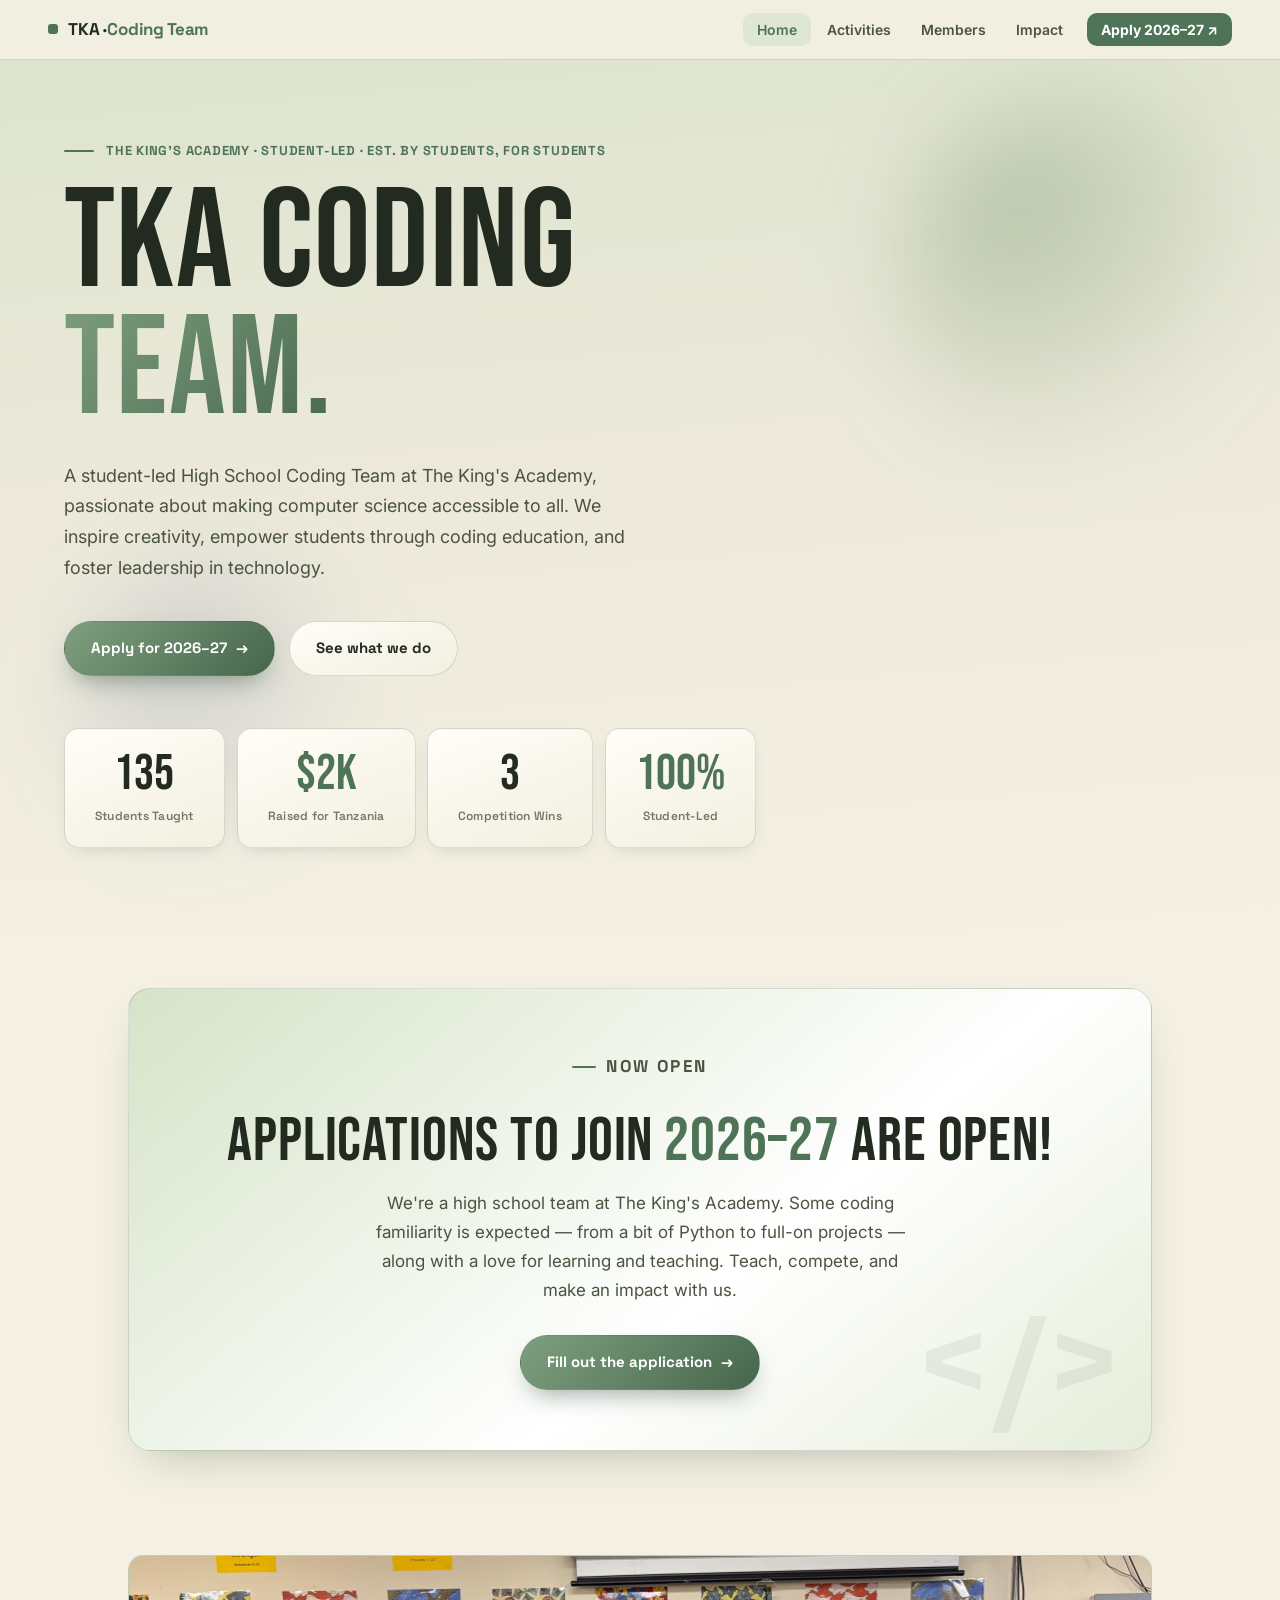
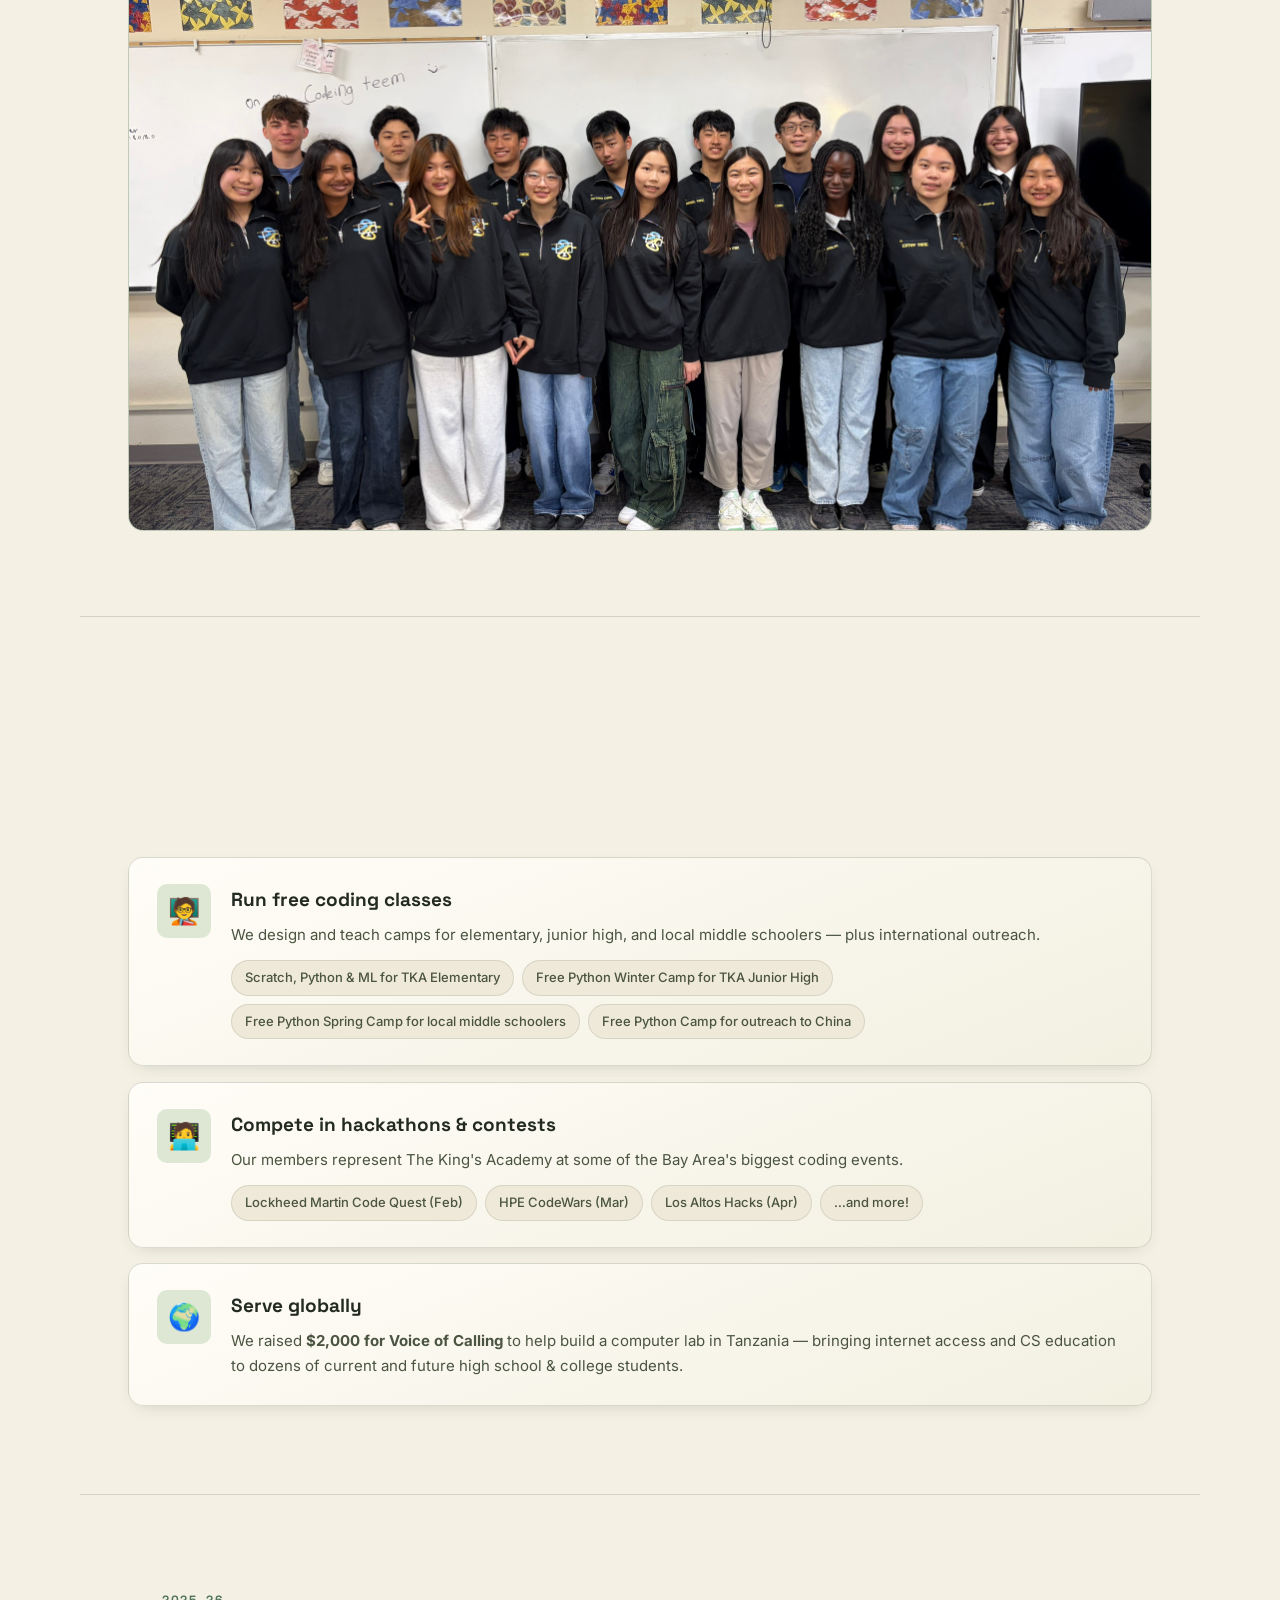
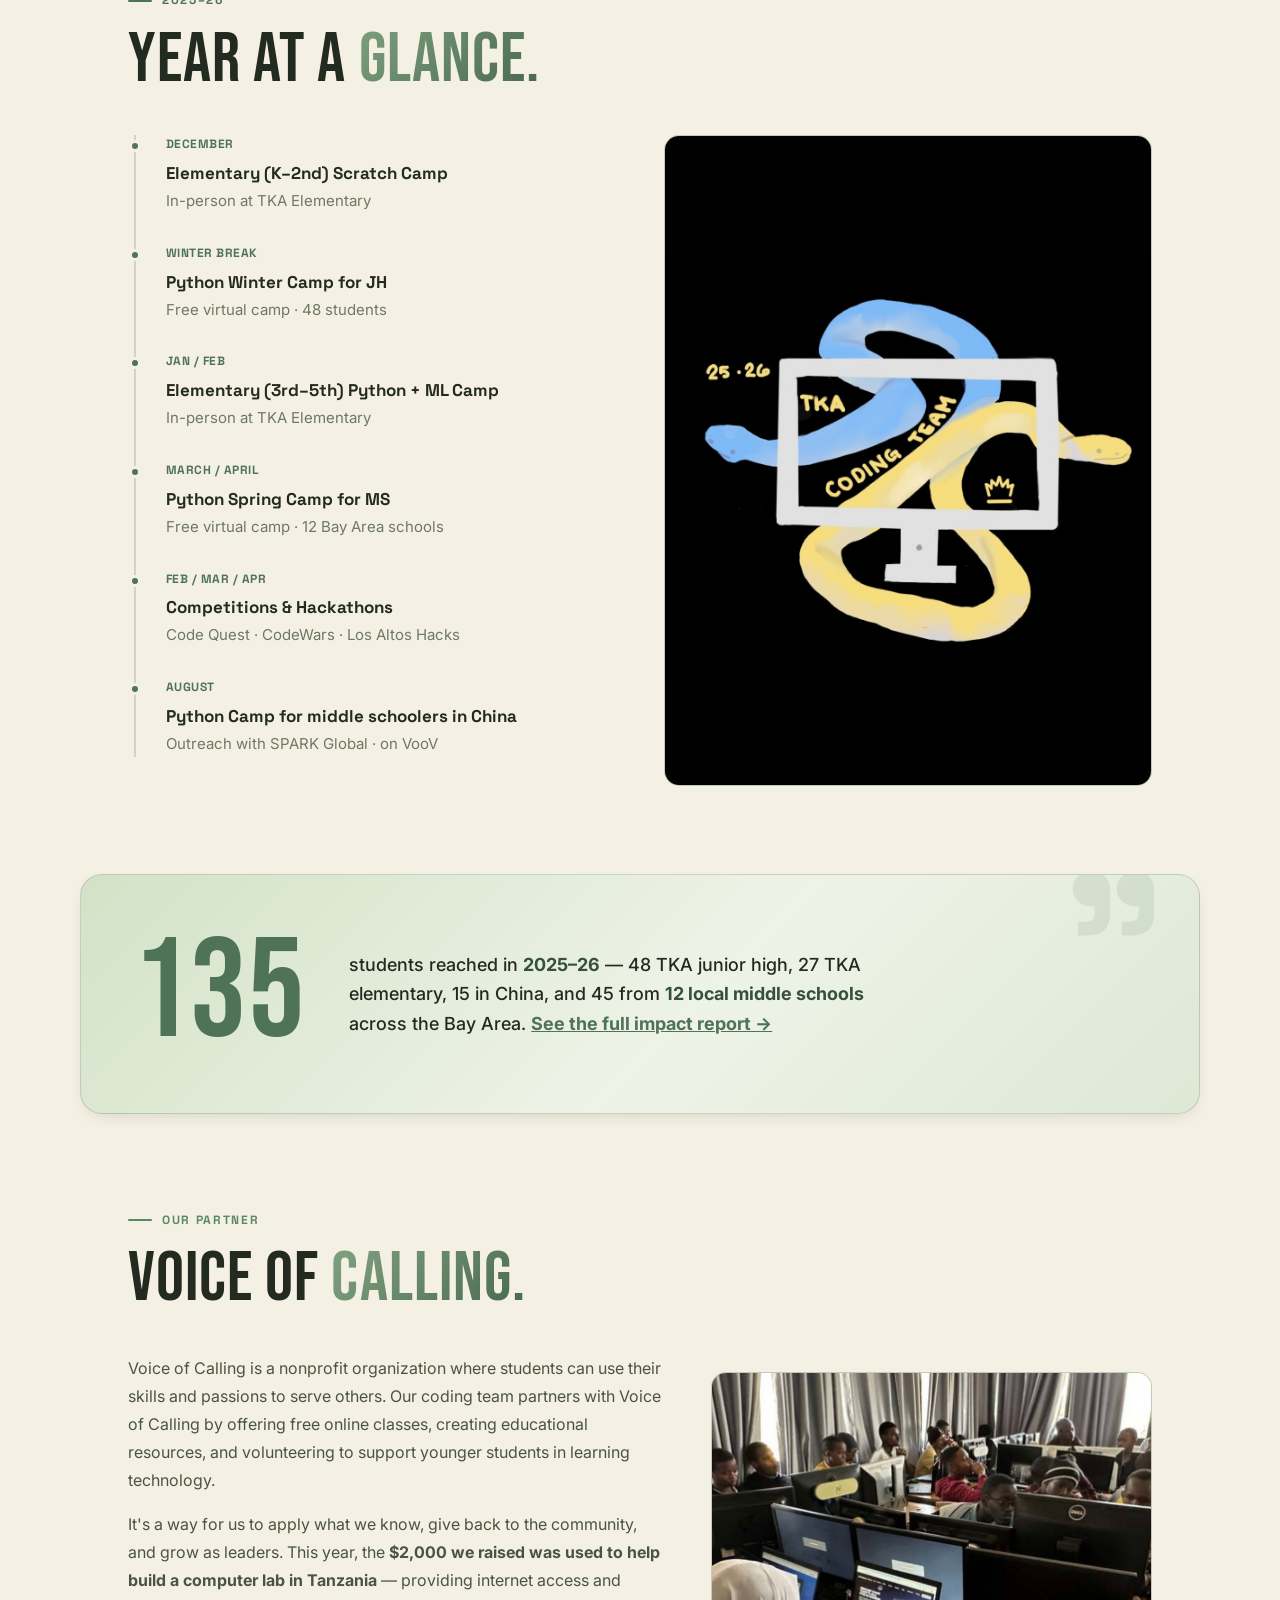
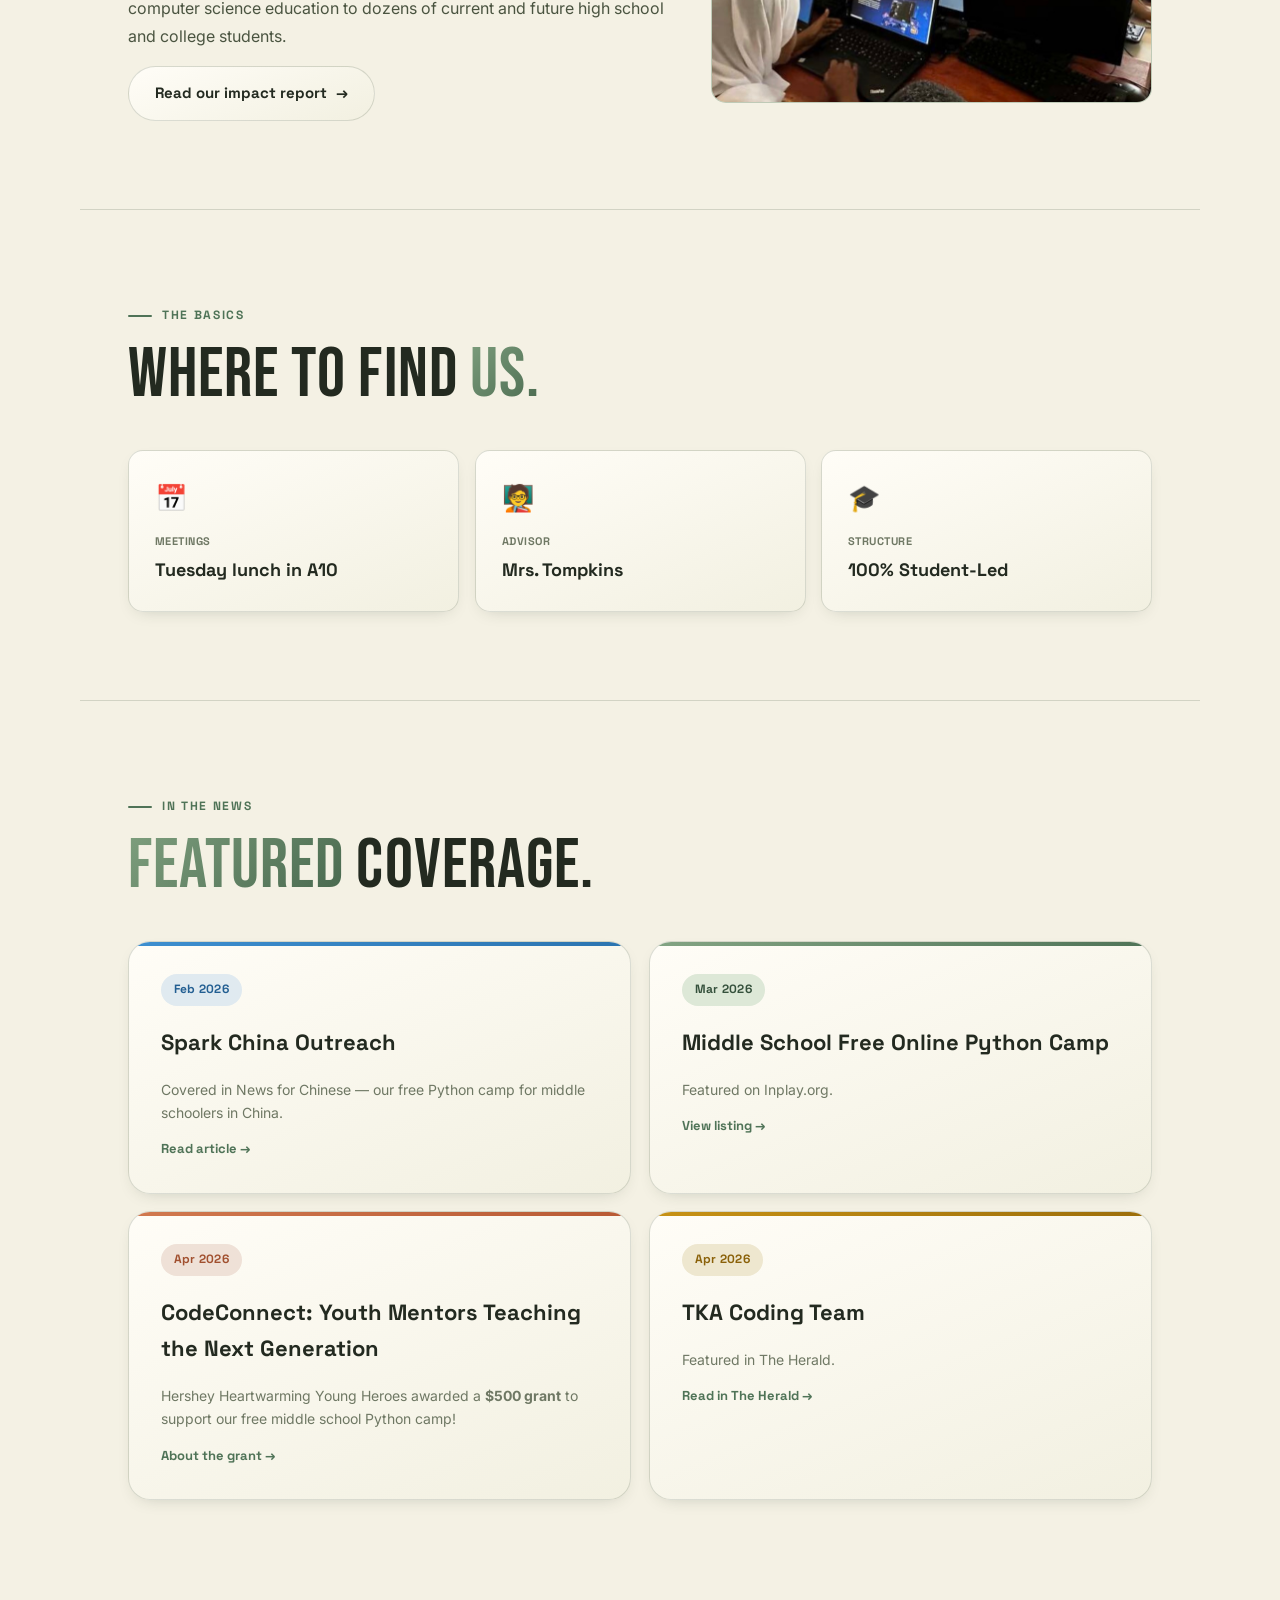
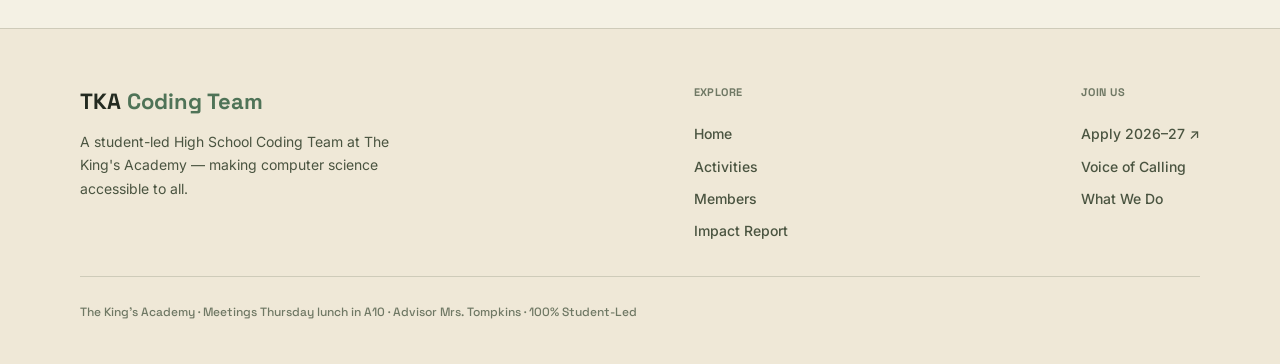
<file: index.html>
<!DOCTYPE html>
<html lang="en">
<head>
<meta charset="UTF-8">
<meta name="viewport" content="width=device-width, initial-scale=1.0">
<title>TKA Coding Team — The King's Academy</title>
<meta name="description" content="A student-led High School Coding Team at The King's Academy — making computer science accessible to all.">
<link rel="preconnect" href="https://fonts.googleapis.com">
<link rel="preconnect" href="https://fonts.gstatic.com" crossorigin>
<link href="https://fonts.googleapis.com/css2?family=Bebas+Neue&family=Inter:wght@400;500;600;700&family=Space+Grotesk:wght@400;500;600;700&display=swap" rel="stylesheet">
<link rel="icon" type="image/png" href="images/logo.png">
<link rel="apple-touch-icon" href="images/logo.png">
<link rel="stylesheet" href="css/styles.css">
</head>
<body>

<nav>
  <a href="index.html" class="nav-logo">TKA · <span>Coding Team</span></a>
  <button class="nav-toggle" aria-label="Menu">☰</button>
  <ul class="nav-links">
    <li><a href="index.html">Home</a></li>
    <li><a href="activities.html">Activities</a></li>
    <li><a href="members.html">Members</a></li>
    <li><a href="impact.html">Impact</a></li>
    <li><a href="https://docs.google.com/forms/d/12OOObvQFK_eyTiufzC-81fakIv8ijPtO2T-Ucrf9pNE/viewform" class="cta" target="_blank" rel="noopener">Apply 2026–27 ↗</a></li>
  </ul>
</nav>

<!-- ===================== HERO ===================== -->
<header class="hero">
  <div class="hero-watermark">&lt;/&gt;</div>
  <p class="hero-tag">The King's Academy · Student-Led · Est. by students, for students</p>
  <h1>TKA Coding<br><em>Team.</em></h1>
  <p class="hero-sub">A student-led High School Coding Team at The King's Academy, passionate about making computer science accessible to all. We inspire creativity, empower students through coding education, and foster leadership in technology.</p>
  <div class="hero-actions">
    <a class="btn btn-primary" href="https://docs.google.com/forms/d/12OOObvQFK_eyTiufzC-81fakIv8ijPtO2T-Ucrf9pNE/viewform" target="_blank" rel="noopener">Apply for 2026–27 <span class="arrow">→</span></a>
    <a class="btn btn-ghost" href="activities.html">See what we do</a>
  </div>
  <div class="hero-stats">
    <div class="hstat"><span class="hstat-num">135</span><div class="hstat-lbl">Students Taught</div></div>
    <div class="hstat"><span class="hstat-num"><em>$2K</em></span><div class="hstat-lbl">Raised for Tanzania</div></div>
    <div class="hstat"><span class="hstat-num">3</span><div class="hstat-lbl">Competition Wins</div></div>
    <div class="hstat"><span class="hstat-num"><em>100%</em></span><div class="hstat-lbl">Student-Led</div></div>
  </div>
</header>

<!-- ===================== APPLICATION CTA ===================== -->
<section class="section tight">
  <div class="apply-cta fi" style="padding:0;">
    <div class="apply-box">
      <p class="eyebrow">Now Open</p>
      <h2>Applications to join <em>2026–27</em> are open!</h2>
      <p>We're a high school team at The King's Academy. Some coding familiarity is expected — from a bit of Python to full-on projects — along with a love for learning and teaching. Teach, compete, and make an impact with us.</p>
      <a class="btn btn-primary" href="https://docs.google.com/forms/d/12OOObvQFK_eyTiufzC-81fakIv8ijPtO2T-Ucrf9pNE/viewform" target="_blank" rel="noopener">Fill out the application <span class="arrow">→</span></a>
    </div>
  </div>
</section>

<!-- ===================== TEAM PHOTO ===================== -->
<section class="section tight">
  <figure class="photo ratio-16-9 fi" data-label="2025–26 Team Photo — add images/team-2025-26.jpg">
    <img src="images/team-2025-26.jpg" alt="The 2025–26 TKA Coding Team" onerror="this.classList.add('missing')">
  </figure>
  <p class="photo-caption fi">The 2025–26 TKA Coding Team</p>
</section>

<div class="divider"></div>

<!-- ===================== WHAT WE DO ===================== -->
<section id="what" class="section">
  <p class="eyebrow fi">What We Do</p>
  <h2 class="sec fi">Teach. Compete. <em>Give back.</em></h2>
  <div class="do-list fi">
    <div class="do-item">
      <span class="ico">🧑‍🏫</span>
      <div>
        <h4>Run free coding classes</h4>
        <p>We design and teach camps for elementary, junior high, and local middle schoolers — plus international outreach.</p>
        <ul>
          <li>Scratch, Python &amp; ML for TKA Elementary</li>
          <li>Free Python Winter Camp for TKA Junior High</li>
          <li>Free Python Spring Camp for local middle schoolers</li>
          <li>Free Python Camp for outreach to China</li>
        </ul>
      </div>
    </div>
    <div class="do-item">
      <span class="ico">🧑‍💻</span>
      <div>
        <h4>Compete in hackathons &amp; contests</h4>
        <p>Our members represent The King's Academy at some of the Bay Area's biggest coding events.</p>
        <ul>
          <li>Lockheed Martin Code Quest (Feb)</li>
          <li>HPE CodeWars (Mar)</li>
          <li>Los Altos Hacks (Apr)</li>
          <li>…and more!</li>
        </ul>
      </div>
    </div>
    <div class="do-item">
      <span class="ico">🌍</span>
      <div>
        <h4>Serve globally</h4>
        <p>We raised <strong>$2,000 for Voice of Calling</strong> to help build a computer lab in Tanzania — bringing internet access and CS education to dozens of current and future high school &amp; college students.</p>
      </div>
    </div>
  </div>
</section>

<div class="divider"></div>

<!-- ===================== YEAR AT A GLANCE ===================== -->
<section class="section">
  <p class="eyebrow fi">2025–26</p>
  <h2 class="sec fi">Year at a <em>glance.</em></h2>
  <div class="two-col">
    <div class="fi">
      <div class="timeline">
        <div class="tl-item"><div class="tl-month">December</div><div class="tl-title">Elementary (K–2nd) Scratch Camp</div><div class="tl-desc">In-person at TKA Elementary</div></div>
        <div class="tl-item"><div class="tl-month">Winter Break</div><div class="tl-title">Python Winter Camp for JH</div><div class="tl-desc">Free virtual camp · 48 students</div></div>
        <div class="tl-item"><div class="tl-month">Jan / Feb</div><div class="tl-title">Elementary (3rd–5th) Python + ML Camp</div><div class="tl-desc">In-person at TKA Elementary</div></div>
        <div class="tl-item"><div class="tl-month">March / April</div><div class="tl-title">Python Spring Camp for MS</div><div class="tl-desc">Free virtual camp · 12 Bay Area schools</div></div>
        <div class="tl-item"><div class="tl-month">Feb / Mar / Apr</div><div class="tl-title">Competitions &amp; Hackathons</div><div class="tl-desc">Code Quest · CodeWars · Los Altos Hacks</div></div>
        <div class="tl-item"><div class="tl-month">August</div><div class="tl-title">Python Camp for middle schoolers in China</div><div class="tl-desc">Outreach with SPARK Global · on VooV</div></div>
      </div>
    </div>
    <div class="fi">
      <figure class="photo ratio-3-4" data-label="Team in action — add images/year-highlight.jpg">
        <img src="images/year-highlight.jpg" alt="Coding Team highlight" onerror="this.classList.add('missing')">
      </figure>
    </div>
  </div>
</section>

<!-- ===================== RECAP PULL BANNER ===================== -->
<div class="pull-banner fi">
  <div class="pb-num">135</div>
  <div class="pb-text">students reached in <strong>2025–26</strong> — 48 TKA junior high, 27 TKA elementary, 15 in China, and 45 from <strong>12 local middle schools</strong> across the Bay Area. <a href="impact.html" style="color:rgba(0,0,0,0.9);text-decoration:underline;">See the full impact report →</a></div>
</div>

<!-- ===================== VOICE OF CALLING ===================== -->
<section id="voc" class="section">
  <p class="eyebrow g fi">Our Partner</p>
  <h2 class="sec g fi">Voice of <em>Calling.</em></h2>
  <div class="voc">
    <div class="voc-text fi">
      <p>Voice of Calling is a nonprofit organization where students can use their skills and passions to serve others. Our coding team partners with Voice of Calling by offering free online classes, creating educational resources, and volunteering to support younger students in learning technology.</p>
      <p>It's a way for us to apply what we know, give back to the community, and grow as leaders. This year, the <strong>$2,000 we raised was used to help build a computer lab in Tanzania</strong> — providing internet access and computer science education to dozens of current and future high school and college students.</p>
      <a class="btn btn-ghost" href="impact.html">Read our impact report <span class="arrow">→</span></a>
    </div>
    <figure class="photo ratio-4-3 fi" data-label="Tanzania students / computer lab — add images/tanzania.jpg">
      <img src="images/tanzania.jpg" alt="Students in Tanzania" onerror="this.classList.add('missing')">
    </figure>
  </div>
</section>

<div class="divider"></div>

<!-- ===================== BASIC INFO ===================== -->
<section class="section">
  <p class="eyebrow fi">The Basics</p>
  <h2 class="sec fi">Where to find <em>us.</em></h2>
  <div class="info-strip fi">
    <div class="info-tile"><span class="ico">📅</span><div class="label">Meetings</div><div class="val">Tuesday lunch in A10</div></div>
    <div class="info-tile"><span class="ico">🧑‍🏫</span><div class="label">Advisor</div><div class="val">Mrs. Tompkins</div></div>
    <div class="info-tile"><span class="ico">🎓</span><div class="label">Structure</div><div class="val">100% Student-Led</div></div>
  </div>
</section>

<div class="divider"></div>

<!-- ===================== FEATURED / PRESS ===================== -->
<section class="section">
  <p class="eyebrow fi">In the News</p>
  <h2 class="sec fi"><em>Featured</em> coverage.</h2>
  <div class="grid-2 fi">
    <a class="card" href="https://newsforchinese.com/v3/2026/02/10/%e5%ad%b8%e7%94%9f%e5%9c%98%e9%9a%8a%e5%95%9f%e5%8b%95%e5%9c%8b%e9%9a%9b-python-%e6%95%99%e8%82%b2%e6%8e%a8%e5%bb%a3/" target="_blank" rel="noopener"><div class="card-top top-winter"></div><span class="badge winter">Feb 2026</span><h3>Spark China Outreach</h3><p style="color:var(--muted);font-size:14px;">Covered in News for Chinese — our free Python camp for middle schoolers in China.</p><span class="card-link">Read article →</span></a>
    <a class="card" href="https://www.inplay.org/providers/the-kings-academy/middle-school-free-python-camp" target="_blank" rel="noopener"><div class="card-top top-spring"></div><span class="badge spring">Mar 2026</span><h3>Middle School Free Online Python Camp</h3><p style="color:var(--muted);font-size:14px;">Featured on Inplay.org.</p><span class="card-link">View listing →</span></a>
    <a class="card" href="https://ysa.org/grants/hershey/" target="_blank" rel="noopener"><div class="card-top top-coral"></div><span class="badge coral">Apr 2026</span><h3>CodeConnect: Youth Mentors Teaching the Next Generation</h3><p style="color:var(--muted);font-size:14px;">Hershey Heartwarming Young Heroes awarded a <strong>$500 grant</strong> to support our free middle school Python camp!</p><span class="card-link">About the grant →</span></a>
    <a class="card" href="https://www.tka.org/about/communications/board-default-page/~board/herald/post/tka-coding-wins-3-major-competitions-expands-global-cs-education" target="_blank" rel="noopener"><div class="card-top top-gold"></div><span class="badge gold">Apr 2026</span><h3>TKA Coding Team</h3><p style="color:var(--muted);font-size:14px;">Featured in The Herald.</p><span class="card-link">Read in The Herald →</span></a>
  </div>
</section>

<!-- ===================== FOOTER ===================== -->
<footer>
  <div class="footer-inner">
    <div>
      <div class="footer-brand">TKA <span>Coding Team</span></div>
      <div class="footer-tagline">A student-led High School Coding Team at The King's Academy — making computer science accessible to all.</div>
    </div>
    <div class="footer-nav">
      <div class="footer-col-title">Explore</div>
      <a href="index.html">Home</a>
      <a href="activities.html">Activities</a>
      <a href="members.html">Members</a>
      <a href="impact.html">Impact Report</a>
    </div>
    <div class="footer-nav">
      <div class="footer-col-title">Join Us</div>
      <a href="https://docs.google.com/forms/d/12OOObvQFK_eyTiufzC-81fakIv8ijPtO2T-Ucrf9pNE/viewform" target="_blank" rel="noopener">Apply 2026–27 ↗</a>
      <a href="index.html#voc">Voice of Calling</a>
      <a href="index.html#what">What We Do</a>
    </div>
  </div>
  <div class="footer-meta">
    The King's Academy · Meetings Thursday lunch in A10 · Advisor Mrs. Tompkins · 100% Student-Led
  </div>
</footer>

<script src="js/main.js"></script>
</body>
</html>
</file>
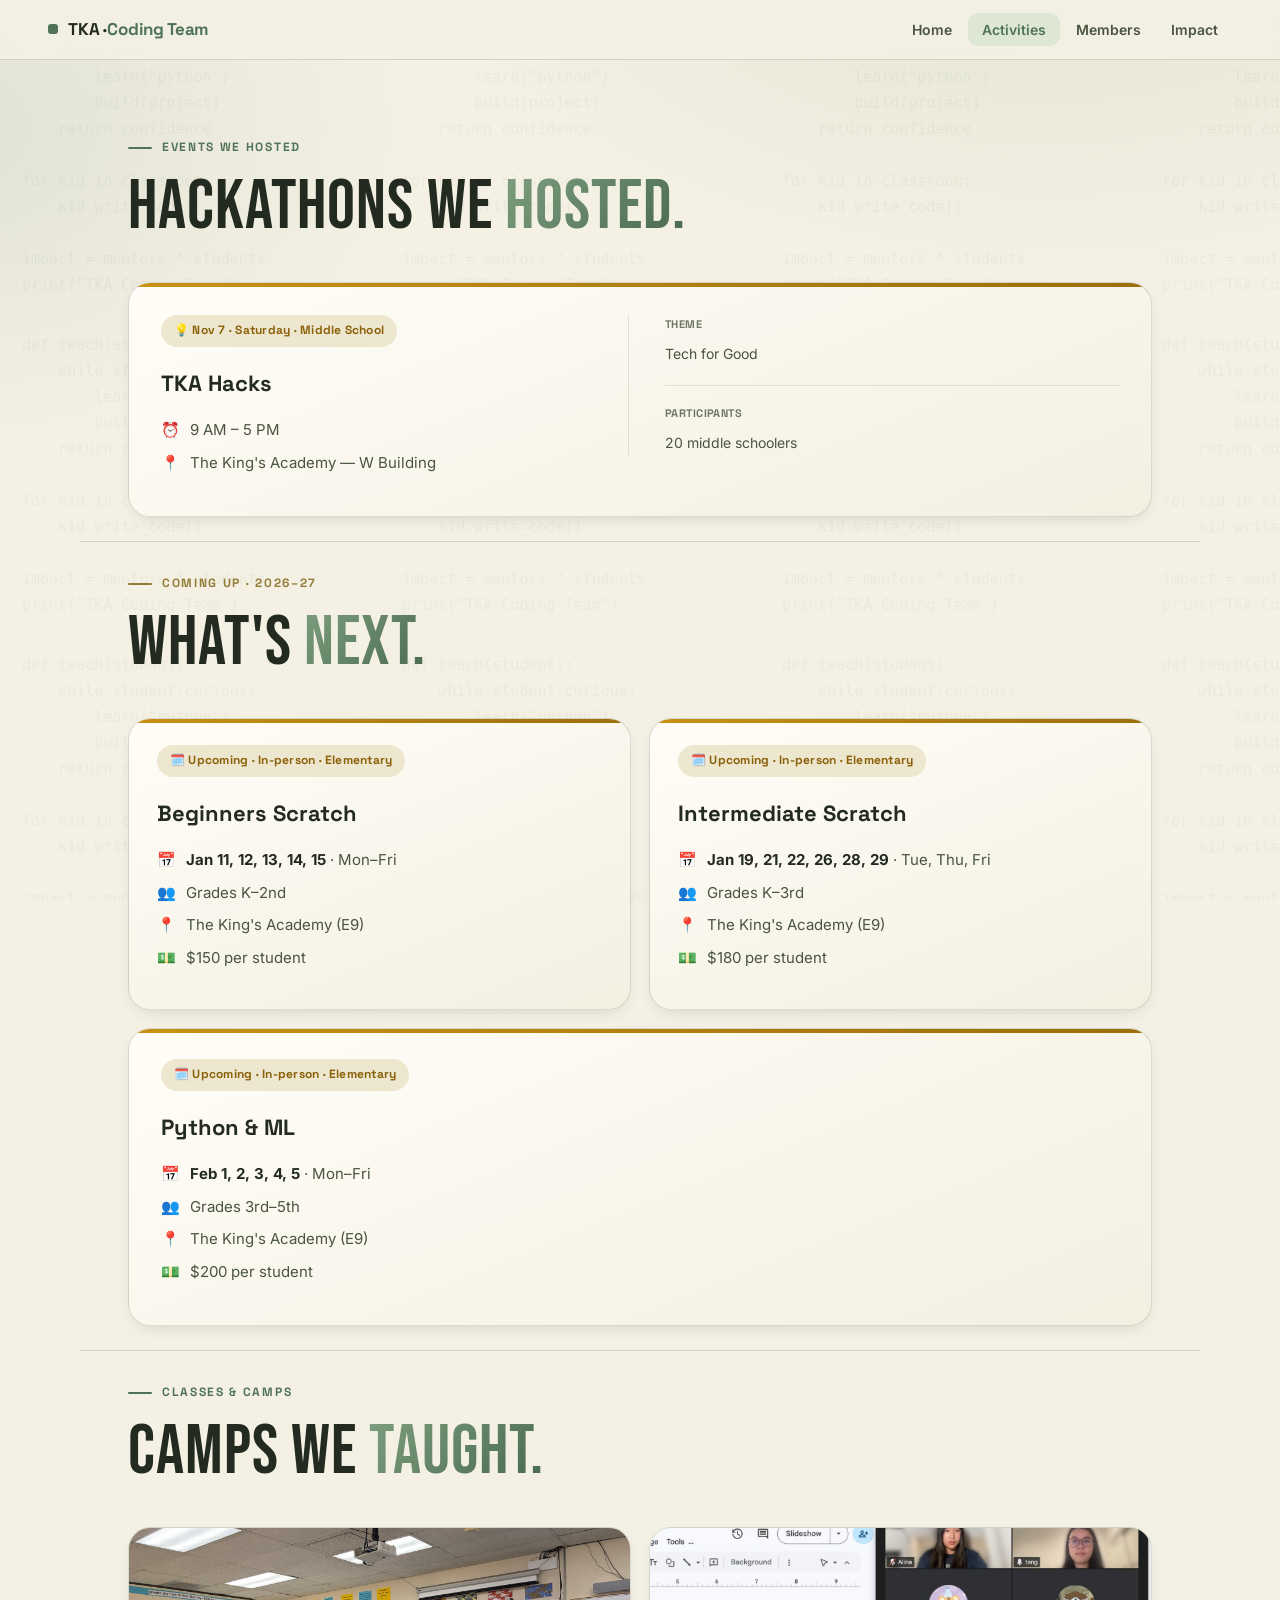
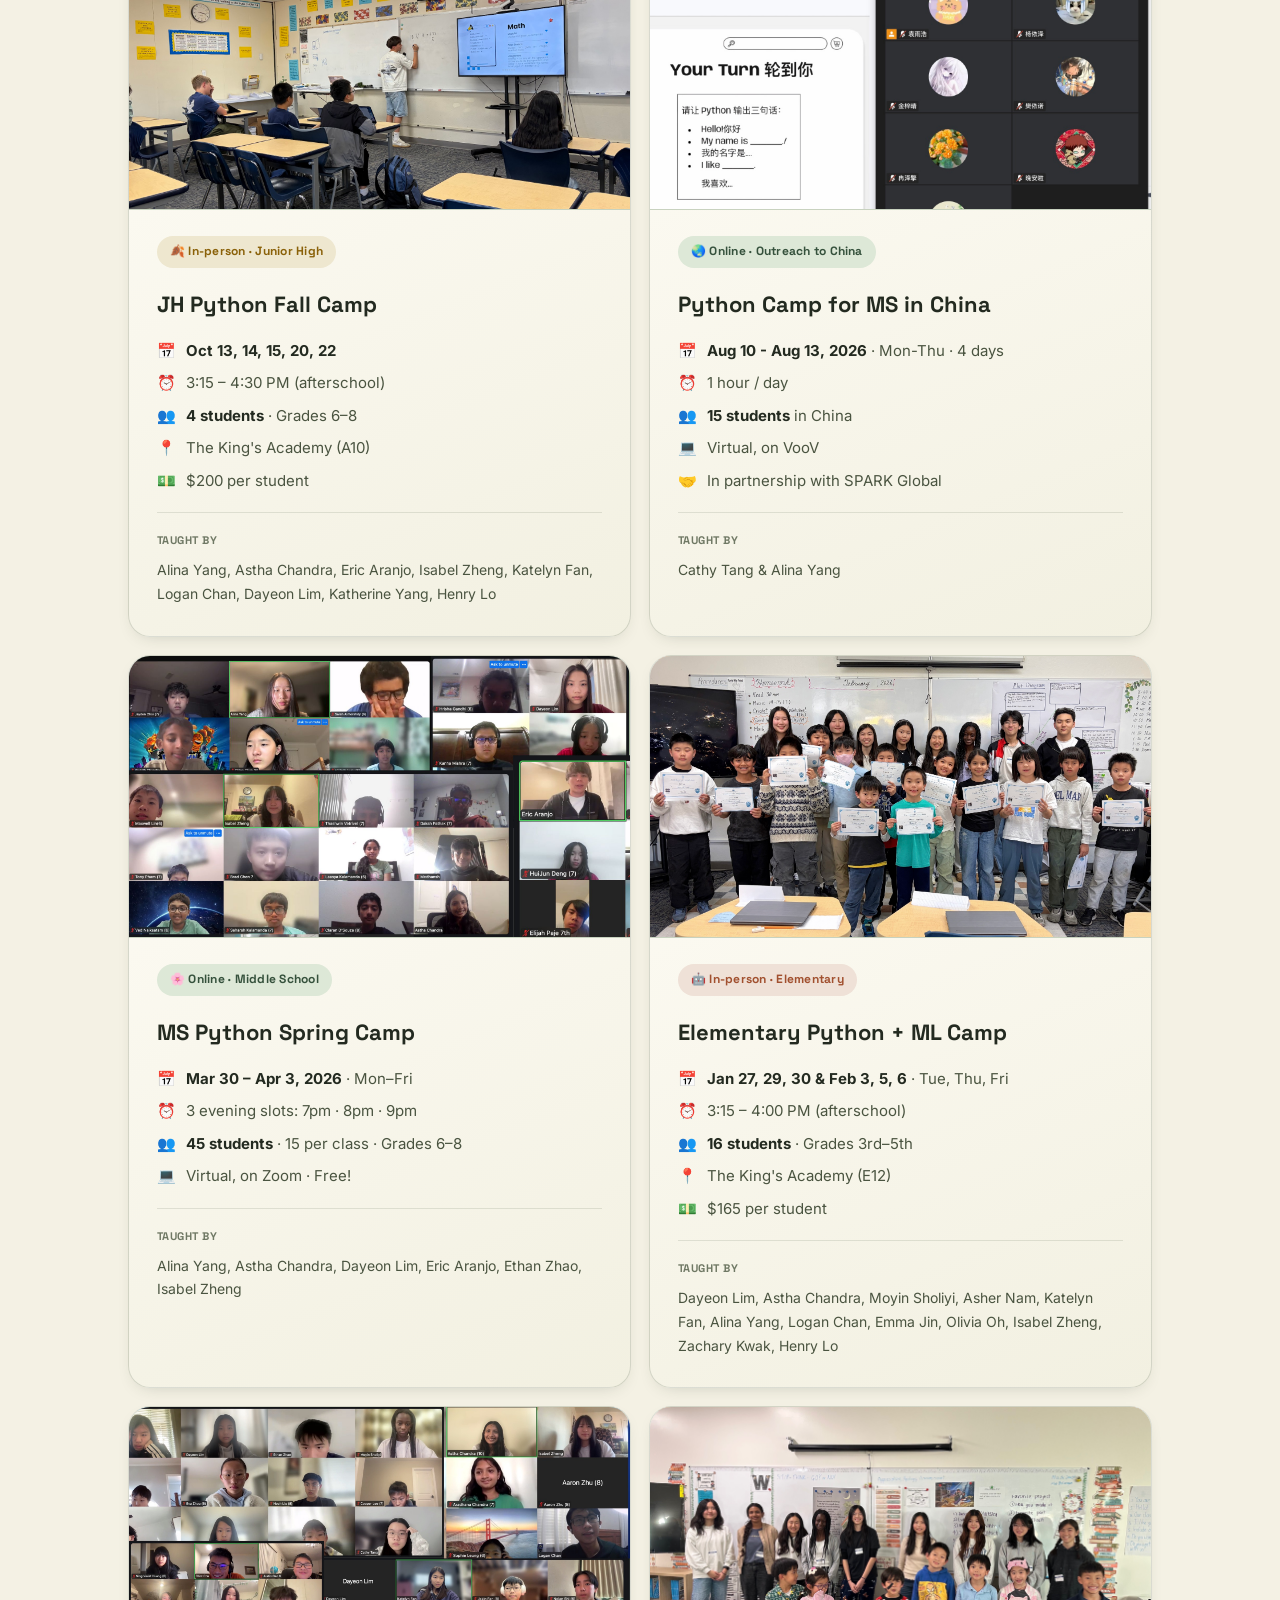
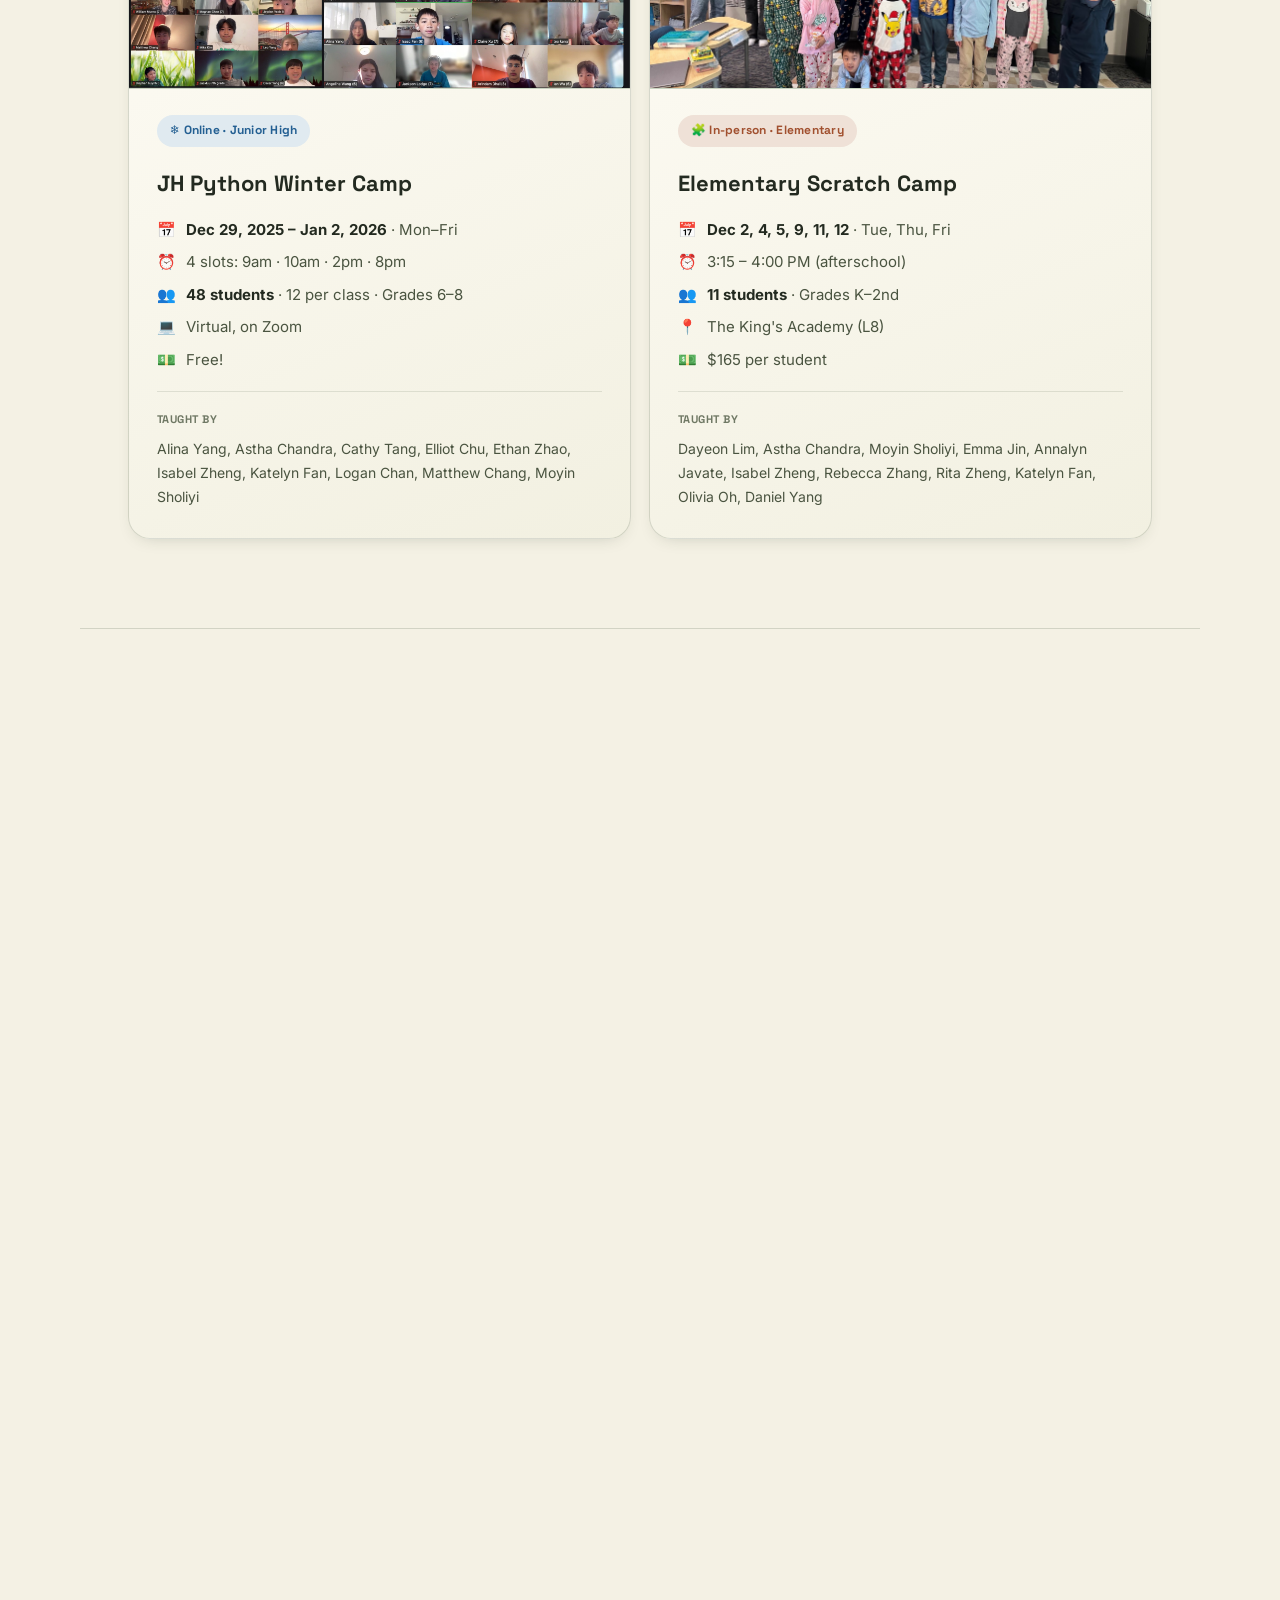
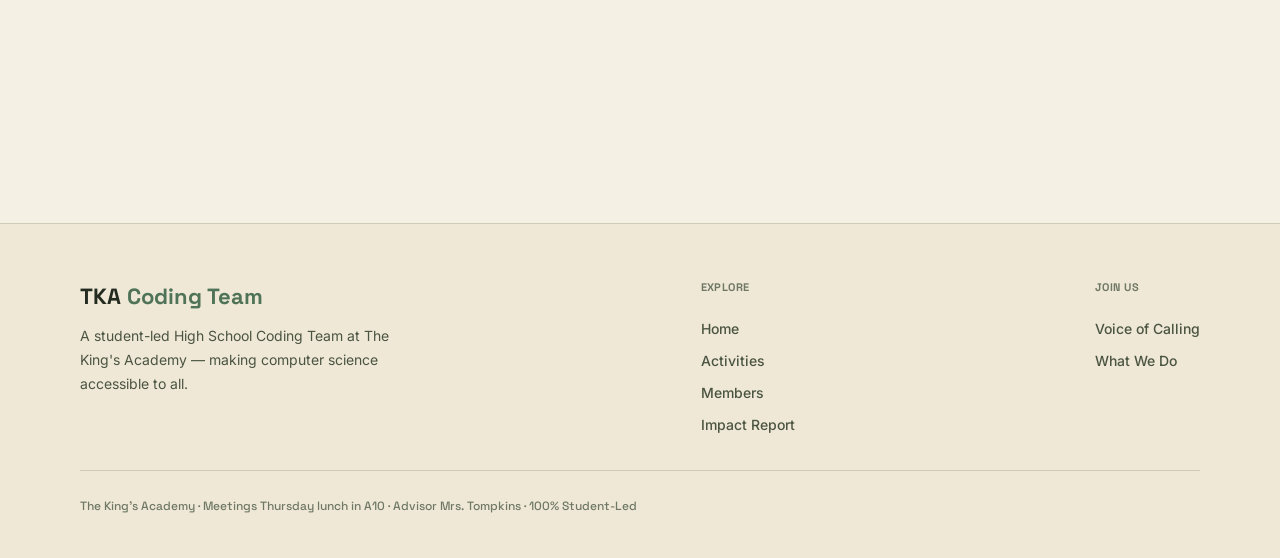
<file: activities.html>
<!DOCTYPE html>
<html lang="en">
<head>
<meta charset="UTF-8">
<meta name="viewport" content="width=device-width, initial-scale=1.0">
<title>Activities — TKA Coding Team</title>
<meta name="description" content="Camps, competitions, and outreach run by The King's Academy Coding Team in 2025–26.">
<link rel="preconnect" href="https://fonts.googleapis.com">
<link rel="preconnect" href="https://fonts.gstatic.com" crossorigin>
<link href="https://fonts.googleapis.com/css2?family=Bebas+Neue&family=Inter:wght@400;500;600;700&family=Space+Grotesk:wght@400;500;600;700&display=swap" rel="stylesheet">
<link rel="icon" type="image/png" href="images/logo.png">
<link rel="apple-touch-icon" href="images/logo.png">
<link rel="stylesheet" href="css/styles.css">
</head>
<body>

<nav>
  <a href="index.html" class="nav-logo">TKA · <span>Coding Team</span></a>
  <button class="nav-toggle" aria-label="Menu">☰</button>
  <ul class="nav-links">
    <li><a href="index.html">Home</a></li>
    <li><a href="activities.html">Activities</a></li>
    <li><a href="members.html">Members</a></li>
    <li><a href="impact.html">Impact</a></li>
  </ul>
</nav>

<!-- ===================== HOSTED EVENTS ===================== -->
<section class="section" style="padding-top:130px;padding-bottom:24px;">
  <p class="eyebrow fi">Events We Hosted</p>
  <h2 class="sec fi">Hackathons we <em>hosted.</em></h2>

  <div class="comp-list">

    <article class="card comp-card fi">
      <div class="card-top top-gold"></div>
      <div class="comp-main">
        <span class="badge gold">💡 Nov 7 · Saturday · Middle School</span>
        <h3>TKA Hacks</h3>
        <div class="info-row"><span class="ic">⏰</span><span>9 AM – 5 PM</span></div>
        <div class="info-row"><span class="ic">📍</span><span>The King's Academy — W Building</span></div>
      </div>
      <div class="comp-side">
        <div class="card-note"><strong>Theme</strong>Tech for Good</div>
        <div class="card-note"><strong>Participants</strong>20 middle schoolers</div>
      </div>
    </article>

  </div>
</section>

<div class="divider"></div>

<!-- ===================== COMING UP ===================== -->
<section class="section" style="padding-top:24px;padding-bottom:24px;">
  <p class="eyebrow gold fi">Coming Up · 2026–27</p>
  <h2 class="sec fi">What's <em>next.</em></h2>
  <div class="grid-2">

    <article class="card camp-card fi">
      <div class="card-top top-gold"></div>
      <div class="camp-body">
        <span class="badge gold">🗓️ Upcoming · In-person · Elementary</span>
        <h3>Beginners Scratch</h3>
        <div class="info-row"><span class="ic">📅</span><span><strong>Jan 11, 12, 13, 14, 15</strong> · Mon–Fri</span></div>
        <div class="info-row"><span class="ic">👥</span><span>Grades K–2nd</span></div>
        <div class="info-row"><span class="ic">📍</span><span>The King's Academy (E9)</span></div>
        <div class="info-row"><span class="ic">💵</span><span>$150 per student</span></div>
      </div>
    </article>

    <article class="card camp-card fi">
      <div class="card-top top-gold"></div>
      <div class="camp-body">
        <span class="badge gold">🗓️ Upcoming · In-person · Elementary</span>
        <h3>Intermediate Scratch</h3>
        <div class="info-row"><span class="ic">📅</span><span><strong>Jan 19, 21, 22, 26, 28, 29</strong> · Tue, Thu, Fri</span></div>
        <div class="info-row"><span class="ic">👥</span><span>Grades K–3rd</span></div>
        <div class="info-row"><span class="ic">📍</span><span>The King's Academy (E9)</span></div>
        <div class="info-row"><span class="ic">💵</span><span>$180 per student</span></div>
      </div>
    </article>

    <article class="card camp-card wide fi" style="grid-column:1 / -1;">
      <div class="card-top top-gold"></div>
      <div class="camp-body">
        <span class="badge gold">🗓️ Upcoming · In-person · Elementary</span>
        <h3>Python &amp; ML</h3>
        <div class="info-row"><span class="ic">📅</span><span><strong>Feb 1, 2, 3, 4, 5</strong> · Mon–Fri</span></div>
        <div class="info-row"><span class="ic">👥</span><span>Grades 3rd–5th</span></div>
        <div class="info-row"><span class="ic">📍</span><span>The King's Academy (E9)</span></div>
        <div class="info-row"><span class="ic">💵</span><span>$200 per student</span></div>
      </div>
    </article>

  </div>
</section>

<div class="divider"></div>

<!-- ===================== CAMPS ===================== -->
<section class="section" style="padding-top:24px;">
  <p class="eyebrow fi">Classes &amp; Camps</p>
  <h2 class="sec fi">Camps we <em>taught.</em></h2>
  <div class="grid-2">

    <article class="card camp-card fi">
      <div class="card-top top-gold"></div>
      <figure class="photo camp-photo ratio-16-9" data-label="add images/camp-fall.jpg"><img src="images/camp-fall.jpg" alt="JH Python Fall Camp" onerror="this.classList.add('missing')"></figure>
      <div class="camp-body">
        <span class="badge gold">🍂 In-person · Junior High</span>
        <h3>JH Python Fall Camp</h3>
        <div class="info-row"><span class="ic">📅</span><span><strong>Oct 13, 14, 15, 20, 22</strong></span></div>
        <div class="info-row"><span class="ic">⏰</span><span>3:15 – 4:30 PM (afterschool)</span></div>
        <div class="info-row"><span class="ic">👥</span><span><strong>4 students</strong> · Grades 6–8</span></div>
        <div class="info-row"><span class="ic">📍</span><span>The King's Academy (A10)</span></div>
        <div class="info-row"><span class="ic">💵</span><span>$200 per student</span></div>
        <div class="card-note"><strong>Taught by</strong>Alina Yang, Astha Chandra, Eric Aranjo, Isabel Zheng, Katelyn Fan, Logan Chan, Dayeon Lim, Katherine Yang, Henry Lo</div>
      </div>
    </article>

    <article class="card camp-card fi">
      <div class="card-top top-spring"></div>
      <figure class="photo camp-photo ratio-16-9" data-label="add images/camp-china.jpg"><img src="images/camp-china.jpg" alt="Python Camp for MS in China" onerror="this.classList.add('missing')"></figure>
      <div class="camp-body">
        <span class="badge spring">🌏 Online · Outreach to China</span>
        <h3>Python Camp for MS in China</h3>
        <div class="info-row"><span class="ic">📅</span><span><strong>Aug 10 - Aug 13, 2026</strong> · Mon-Thu · 4 days</span></div>
        <div class="info-row"><span class="ic">⏰</span><span>1 hour / day</span></div>
        <div class="info-row"><span class="ic">👥</span><span><strong>15 students</strong> in China</span></div>
        <div class="info-row"><span class="ic">💻</span><span>Virtual, on VooV</span></div>
        <div class="info-row"><span class="ic">🤝</span><span>In partnership with SPARK Global</span></div>
        <div class="card-note"><strong>Taught by</strong>Cathy Tang & Alina Yang</div>
      </div>
    </article>

    <article class="card camp-card fi">
      <div class="card-top top-spring"></div>
      <figure class="photo camp-photo ratio-16-9" data-label="add images/camp-spring.jpg"><img src="images/camp-spring.jpg" alt="MS Python Spring Camp" onerror="this.classList.add('missing')"></figure>
      <div class="camp-body">
        <span class="badge spring">🌸 Online · Middle School</span>
        <h3>MS Python Spring Camp</h3>
        <div class="info-row"><span class="ic">📅</span><span><strong>Mar 30 – Apr 3, 2026</strong> · Mon–Fri</span></div>
        <div class="info-row"><span class="ic">⏰</span><span>3 evening slots: 7pm · 8pm · 9pm</span></div>
        <div class="info-row"><span class="ic">👥</span><span><strong>45 students</strong> · 15 per class · Grades 6–8</span></div>
        <div class="info-row"><span class="ic">💻</span><span>Virtual, on Zoom · Free!</span></div>
        <div class="card-note"><strong>Taught by</strong>Alina Yang, Astha Chandra, Dayeon Lim, Eric Aranjo, Ethan Zhao, Isabel Zheng</div>
      </div>
    </article>

    <article class="card camp-card fi">
      <div class="card-top top-coral"></div>
      <figure class="photo camp-photo ratio-16-9" data-label="add images/camp-elementary-ml.jpg"><img src="images/camp-elementary-ml.jpg" alt="Elementary Python + ML Camp" onerror="this.classList.add('missing')"></figure>
      <div class="camp-body">
        <span class="badge coral">🤖 In-person · Elementary</span>
        <h3>Elementary Python + ML Camp</h3>
        <div class="info-row"><span class="ic">📅</span><span><strong>Jan 27, 29, 30 &amp; Feb 3, 5, 6</strong> · Tue, Thu, Fri</span></div>
        <div class="info-row"><span class="ic">⏰</span><span>3:15 – 4:00 PM (afterschool)</span></div>
        <div class="info-row"><span class="ic">👥</span><span><strong>16 students</strong> · Grades 3rd–5th</span></div>
        <div class="info-row"><span class="ic">📍</span><span>The King's Academy (E12)</span></div>
        <div class="info-row"><span class="ic">💵</span><span>$165 per student</span></div>
        <div class="card-note"><strong>Taught by</strong>Dayeon Lim, Astha Chandra, Moyin Sholiyi, Asher Nam, Katelyn Fan, Alina Yang, Logan Chan, Emma Jin, Olivia Oh, Isabel Zheng, Zachary Kwak, Henry Lo</div>
      </div>
    </article>

    <article class="card camp-card fi">
      <div class="card-top top-winter"></div>
      <figure class="photo camp-photo ratio-16-9" data-label="add images/camp-winter.jpg"><img src="images/camp-winter.jpg" alt="JH Python Winter Camp" onerror="this.classList.add('missing')"></figure>
      <div class="camp-body">
        <span class="badge winter">❄️ Online · Junior High</span>
        <h3>JH Python Winter Camp</h3>
        <div class="info-row"><span class="ic">📅</span><span><strong>Dec 29, 2025 – Jan 2, 2026</strong> · Mon–Fri</span></div>
        <div class="info-row"><span class="ic">⏰</span><span>4 slots: 9am · 10am · 2pm · 8pm</span></div>
        <div class="info-row"><span class="ic">👥</span><span><strong>48 students</strong> · 12 per class · Grades 6–8</span></div>
        <div class="info-row"><span class="ic">💻</span><span>Virtual, on Zoom</span></div>
        <div class="info-row"><span class="ic">💵</span><span>Free!</span></div>
        <div class="card-note"><strong>Taught by</strong>Alina Yang, Astha Chandra, Cathy Tang, Elliot Chu, Ethan Zhao, Isabel Zheng, Katelyn Fan, Logan Chan, Matthew Chang, Moyin Sholiyi</div>
      </div>
    </article>

    <article class="card camp-card fi">
      <div class="card-top top-coral"></div>
      <figure class="photo camp-photo ratio-16-9" data-label="add images/camp-scratch.jpg"><img src="images/camp-scratch.jpg" alt="Elementary Scratch Camp" onerror="this.classList.add('missing')"></figure>
      <div class="camp-body">
        <span class="badge coral">🧩 In-person · Elementary</span>
        <h3>Elementary Scratch Camp</h3>
        <div class="info-row"><span class="ic">📅</span><span><strong>Dec 2, 4, 5, 9, 11, 12</strong> · Tue, Thu, Fri</span></div>
        <div class="info-row"><span class="ic">⏰</span><span>3:15 – 4:00 PM (afterschool)</span></div>
        <div class="info-row"><span class="ic">👥</span><span><strong>11 students</strong> · Grades K–2nd</span></div>
        <div class="info-row"><span class="ic">📍</span><span>The King's Academy (L8)</span></div>
        <div class="info-row"><span class="ic">💵</span><span>$165 per student</span></div>
        <div class="card-note"><strong>Taught by</strong>Dayeon Lim, Astha Chandra, Moyin Sholiyi, Emma Jin, Annalyn Javate, Isabel Zheng, Rebecca Zhang, Rita Zheng, Katelyn Fan, Olivia Oh, Daniel Yang</div>
      </div>
    </article>

  </div>
</section>

<div class="divider"></div>

<!-- ===================== COMPETITIONS ===================== -->
<section class="section">
  <p class="eyebrow gold fi">Competitions &amp; Hackathons</p>
  <h2 class="sec fi">Where we <em>competed.</em></h2>

  <div class="comp-list">

    <article class="card comp-card fi">
      <div class="card-top top-gold"></div>
      <div class="comp-main">
        <span class="badge gold">🏆 Feb 28 · Saturday</span>
        <h3>Lockheed Martin Code Quest</h3>
        <div class="info-row"><span class="ic">⏰</span><span>9 AM – 12 PM (breakfast at 7 AM)</span></div>
        <div class="info-row"><span class="ic">📍</span><span>Lockheed Martin — 1111 Lockheed Martin Way, Sunnyvale</span></div>
      </div>
      <div class="comp-side">
        <div class="card-note">
          <strong>Results</strong>
          <span class="result-pill">🥇 1st · Advanced — Dayeon</span>
          <span class="result-pill">🥇 1st · Novice — Matthew &amp; Logan</span>
        </div>
        <div class="card-note"><strong>Participants</strong>Alina · Annalyn · Astha · Dayeon · Isabel · Katelyn · Logan · Matthew · Moyin</div>
      </div>
    </article>

    <article class="card comp-card fi">
      <div class="card-top top-gold"></div>
      <div class="comp-main">
        <span class="badge gold">🏆 Mar 7 · Saturday</span>
        <h3>HPE CodeWars</h3>
        <div class="info-row"><span class="ic">⏰</span><span>8 AM – 11 AM</span></div>
        <div class="info-row"><span class="ic">📍</span><span>The King's Academy — A10</span></div>
      </div>
      <div class="comp-side">
        <div class="card-note">
          <strong>Results</strong>
          <span class="result-pill">🥇 1st · Novice — Dayeon, Daniel &amp; Ethan</span>
        </div>
        <div class="card-note"><strong>Participants</strong>Alina · Cathy · Daniel · Dayeon · Emma · Ethan</div>
      </div>
    </article>

    <article class="card comp-card fi">
      <div class="card-top top-gold"></div>
      <div class="comp-main">
        <span class="badge gold">🏆 Apr 11–12 · Overnight</span>
        <h3>Los Altos Hacks</h3>
        <div class="info-row"><span class="ic">⏰</span><span>9 AM Sat → 2 PM Sun</span></div>
        <div class="info-row"><span class="ic">📍</span><span>Juniper Aspiration Dome — 1081 Innovation Way, Sunnyvale</span></div>
      </div>
      <div class="comp-side">
        <div class="card-note">
          <strong>Results</strong>
          <span class="result-pill">🎖️ Best Social Impact Hack — Dayeon Lim</span>
        </div>
        <div class="card-note"><strong>Participants</strong>Annalyn · Asher · Astha · Dayeon · Elliot · Eric · Katelyn · Moyin · Olivia · Rebecca · Rita</div>
      </div>
    </article>

  </div>
</section>

<!-- ===================== FOOTER ===================== -->
<footer>
  <div class="footer-inner">
    <div>
      <div class="footer-brand">TKA <span>Coding Team</span></div>
      <div class="footer-tagline">A student-led High School Coding Team at The King's Academy — making computer science accessible to all.</div>
    </div>
    <div class="footer-nav">
      <div class="footer-col-title">Explore</div>
      <a href="index.html">Home</a>
      <a href="activities.html">Activities</a>
      <a href="members.html">Members</a>
      <a href="impact.html">Impact Report</a>
    </div>
    <div class="footer-nav">
      <div class="footer-col-title">Join Us</div>
      <a href="index.html#voc">Voice of Calling</a>
      <a href="index.html#what">What We Do</a>
    </div>
  </div>
  <div class="footer-meta">
    The King's Academy · Meetings Thursday lunch in A10 · Advisor Mrs. Tompkins · 100% Student-Led
  </div>
</footer>

<script src="js/main.js"></script>
</body>
</html>
</file>
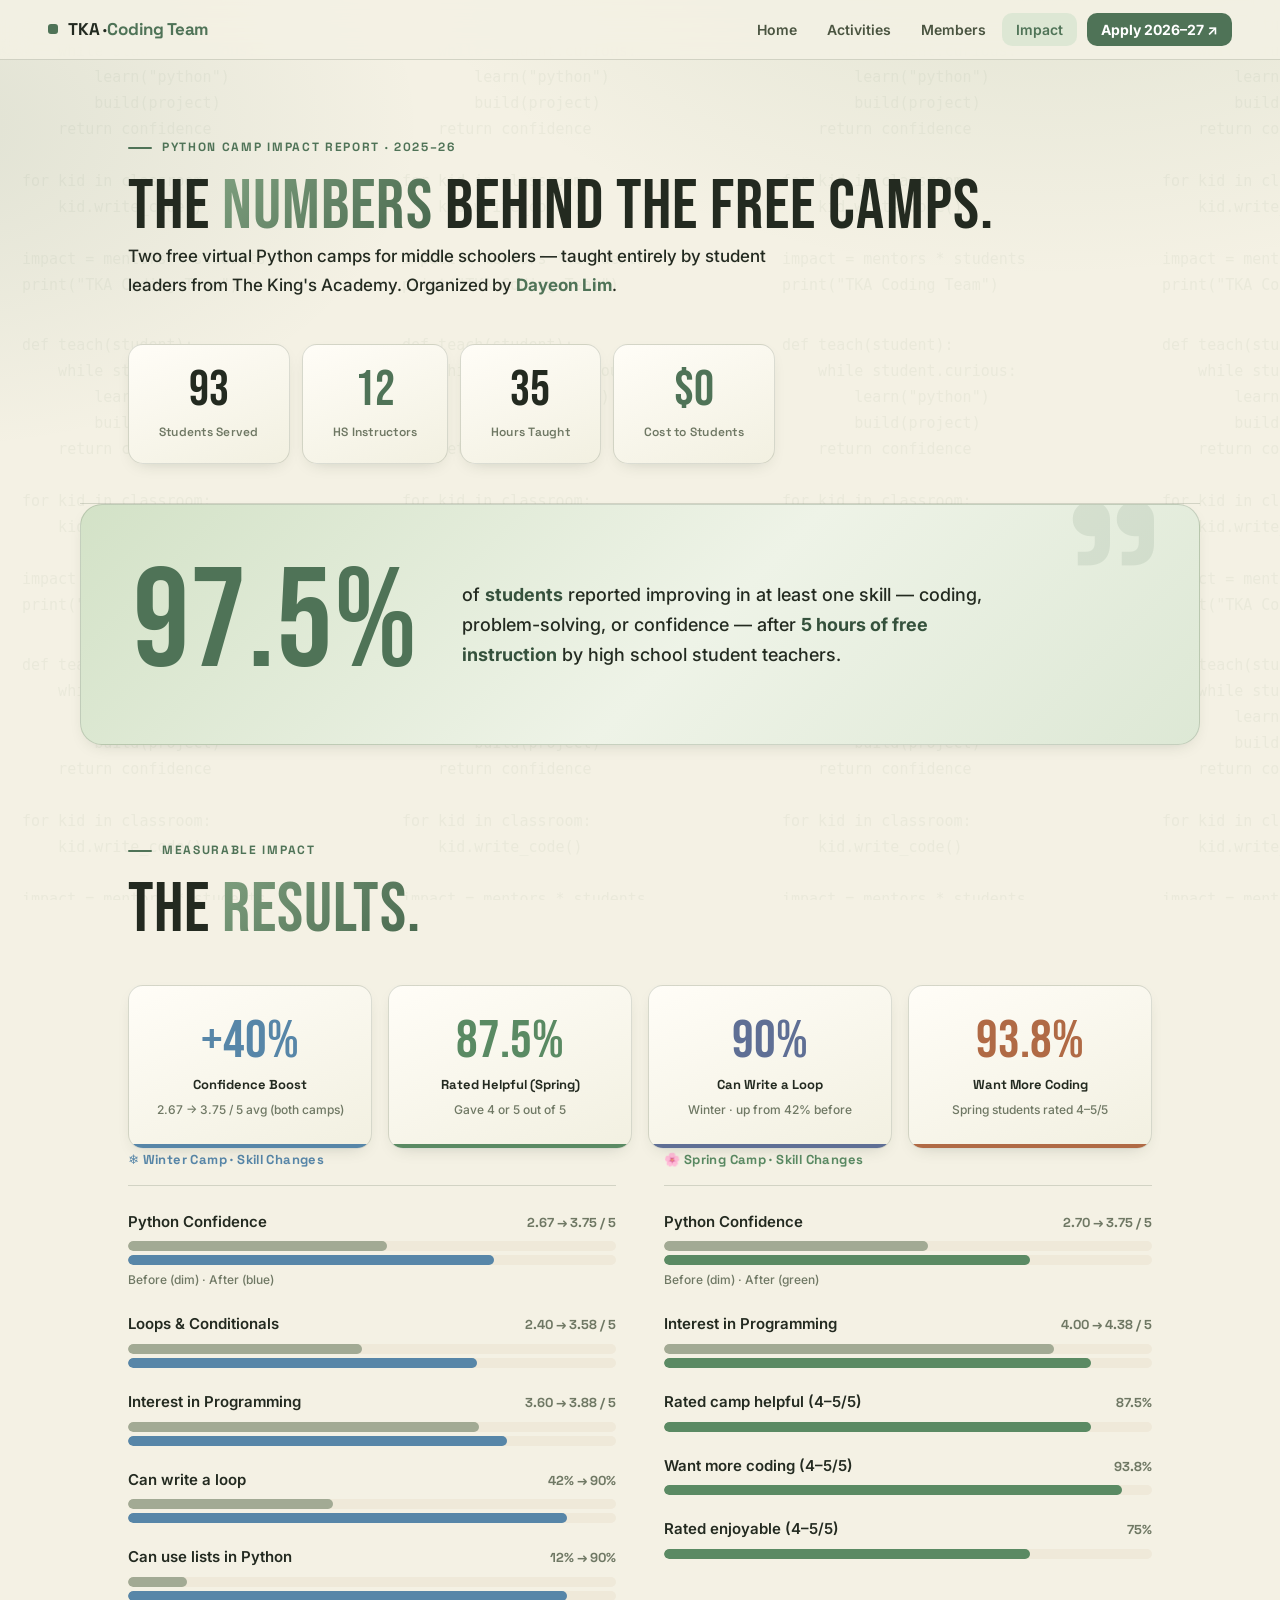
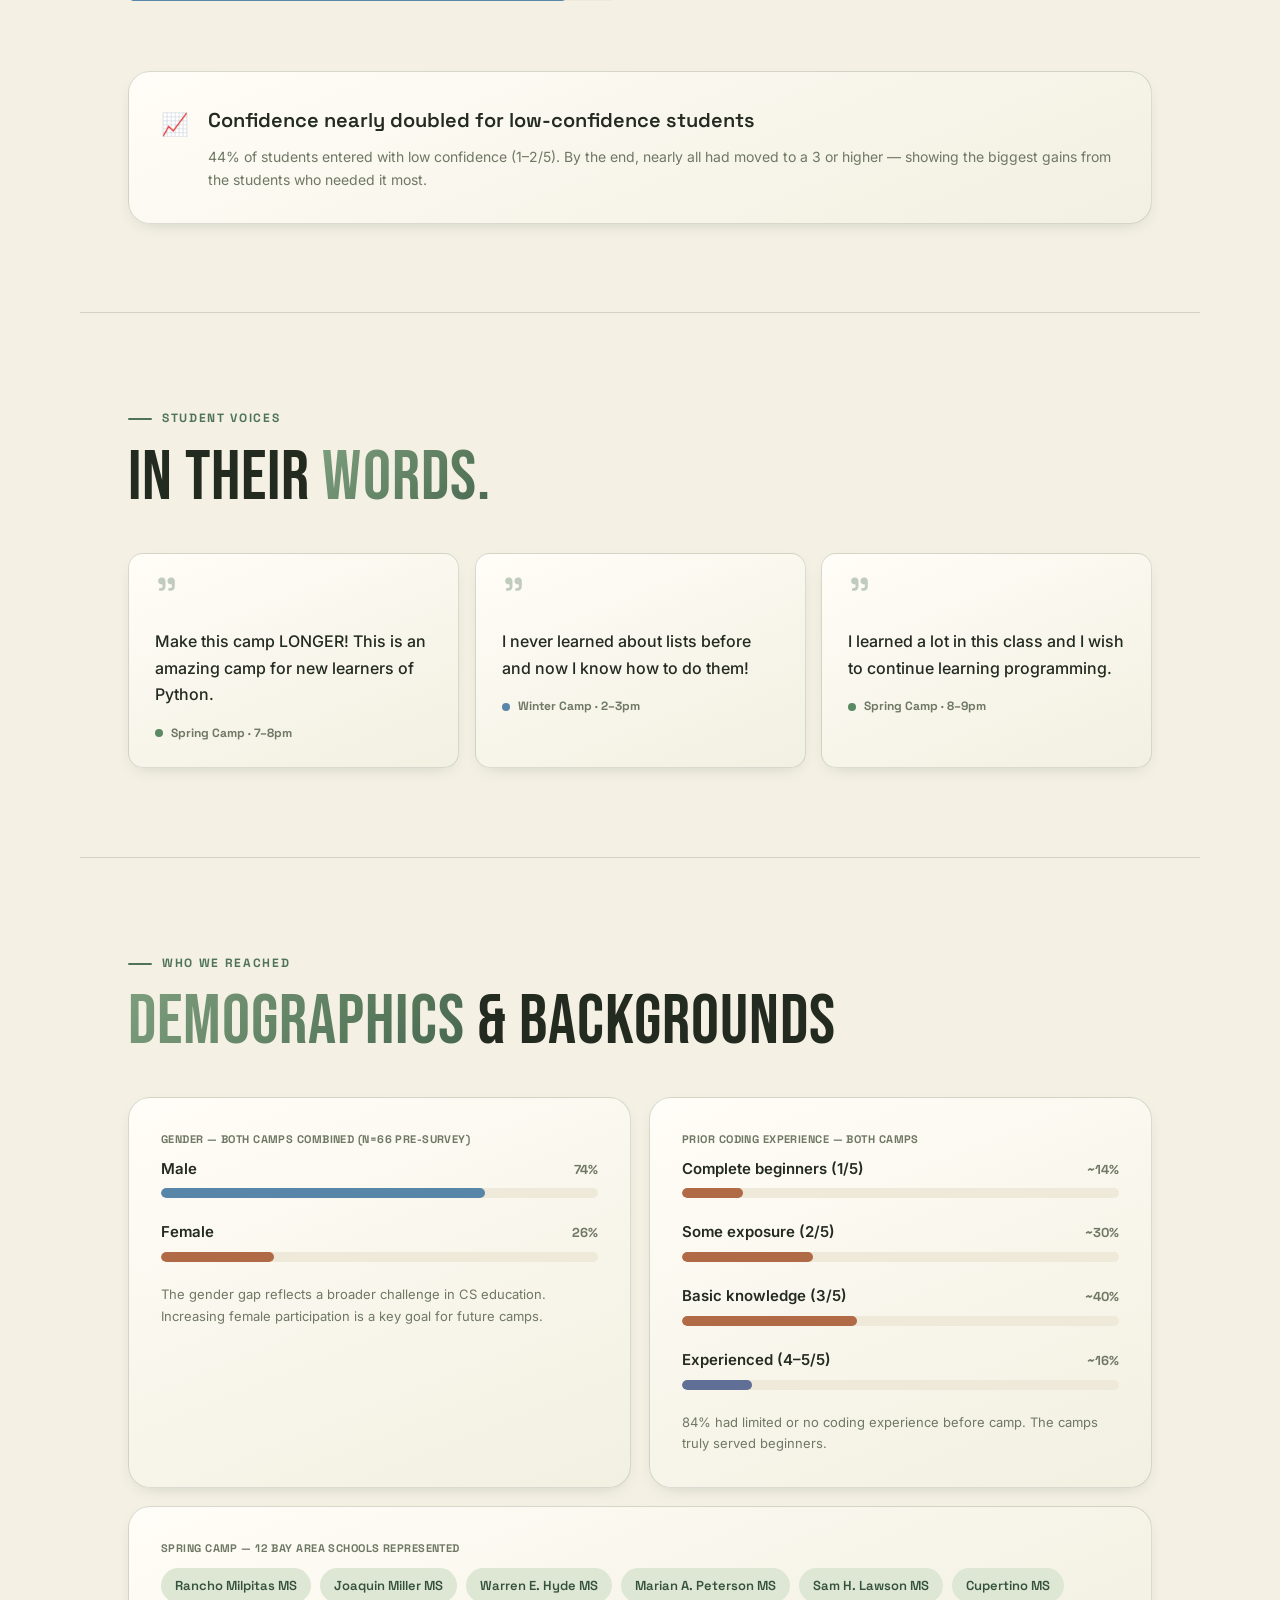
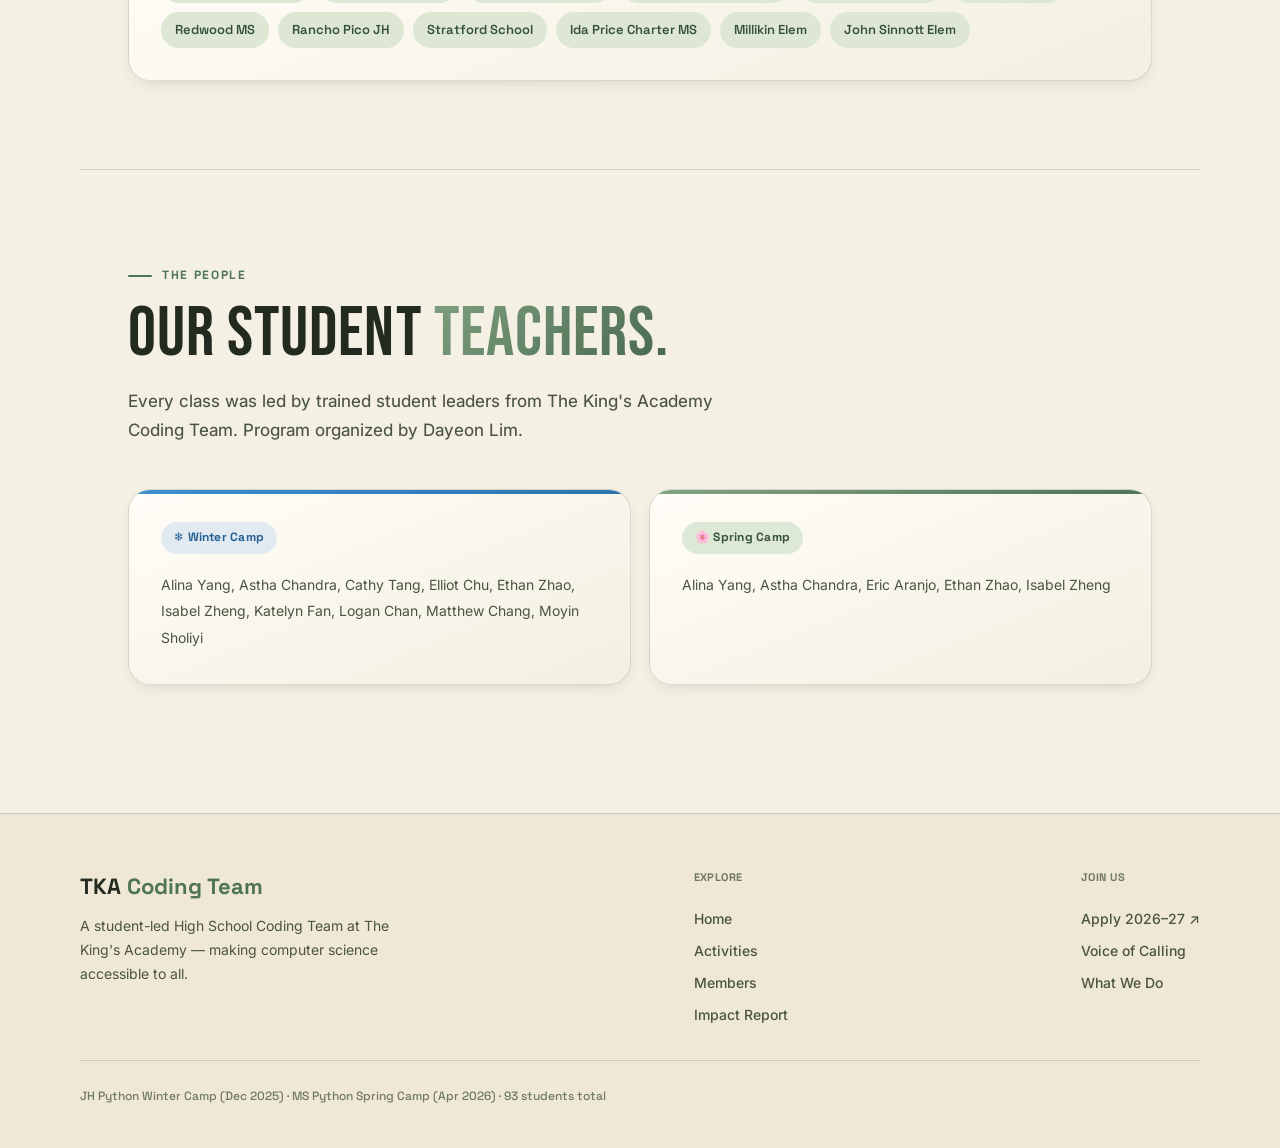
<file: impact.html>
<!DOCTYPE html>
<html lang="en">
<head>
<meta charset="UTF-8">
<meta name="viewport" content="width=device-width, initial-scale=1.0">
<title>Impact Report — TKA Coding Team</title>
<meta name="description" content="Python Camp Impact Report — two free virtual camps taught by student leaders at The King's Academy.">
<link rel="preconnect" href="https://fonts.googleapis.com">
<link rel="preconnect" href="https://fonts.gstatic.com" crossorigin>
<link href="https://fonts.googleapis.com/css2?family=Bebas+Neue&family=Inter:wght@400;500;600;700&family=Space+Grotesk:wght@400;500;600;700&display=swap" rel="stylesheet">
<link rel="icon" type="image/png" href="images/logo.png">
<link rel="apple-touch-icon" href="images/logo.png">
<link rel="stylesheet" href="css/styles.css">
</head>
<body>

<nav>
  <a href="index.html" class="nav-logo">TKA · <span>Coding Team</span></a>
  <button class="nav-toggle" aria-label="Menu">☰</button>
  <ul class="nav-links">
    <li><a href="index.html">Home</a></li>
    <li><a href="activities.html">Activities</a></li>
    <li><a href="members.html">Members</a></li>
    <li><a href="impact.html">Impact</a></li>
    <li><a href="https://docs.google.com/forms/d/12OOObvQFK_eyTiufzC-81fakIv8ijPtO2T-Ucrf9pNE/viewform" class="cta" target="_blank" rel="noopener">Apply 2026–27 ↗</a></li>
  </ul>
</nav>

<!-- ===================== HEADER ===================== -->
<section class="section" style="padding-top:130px;padding-bottom:40px;">
  <p class="eyebrow fi">Python Camp Impact Report · 2025–26</p>
  <h2 class="sec fi" style="margin-bottom:22px;">The <em>numbers</em> behind the free camps.</h2>
  <p class="sec-intro fi" style="color:var(--text);font-weight:500;">Two free virtual Python camps for middle schoolers — taught entirely by student leaders from The King's Academy. Organized by <strong style="color:var(--green);font-weight:700;">Dayeon Lim</strong>.</p>
  <div class="hero-stats fi" style="margin-top:10px;">
    <div class="hstat"><span class="hstat-num">93</span><div class="hstat-lbl">Students Served</div></div>
    <div class="hstat"><span class="hstat-num"><em>12</em></span><div class="hstat-lbl">HS Instructors</div></div>
    <div class="hstat"><span class="hstat-num">35</span><div class="hstat-lbl">Hours Taught</div></div>
    <div class="hstat"><span class="hstat-num"><em>$0</em></span><div class="hstat-lbl">Cost to Students</div></div>
  </div>
</section>

<div class="divider"></div>

<!-- ===================== PULL BANNER ===================== -->
<div class="pull-banner fi">
  <div class="pb-num">97.5%</div>
  <div class="pb-text">of <strong>students</strong> reported improving in at least one skill — coding, problem-solving, or confidence — after <strong>5 hours of free instruction</strong> by high school student teachers.</div>
</div>

<!-- ===================== METRICS ===================== -->
<section id="impact" class="section">
  <p class="eyebrow fi">Measurable Impact</p>
  <h2 class="sec fi">The <em>results.</em></h2>
  <div class="metrics-row fi">
    <div class="mcard win"><span class="mnum">+40%</span><div class="mlabel">Confidence Boost</div><div class="msub">2.67 → 3.75 / 5 avg (both camps)</div></div>
    <div class="mcard spr"><span class="mnum">87.5%</span><div class="mlabel">Rated Helpful (Spring)</div><div class="msub">Gave 4 or 5 out of 5</div></div>
    <div class="mcard blu"><span class="mnum">90%</span><div class="mlabel">Can Write a Loop</div><div class="msub">Winter · up from 42% before</div></div>
    <div class="mcard cor"><span class="mnum">93.8%</span><div class="mlabel">Want More Coding</div><div class="msub">Spring students rated 4–5/5</div></div>
  </div>
  <div class="two-col fi">
    <div>
      <div class="col-header wh">❄️ Winter Camp · Skill Changes</div>
      <div class="bar-group">
        <div class="bar-meta"><span class="bar-label">Python Confidence</span><span class="bar-val-text">2.67 → 3.75 / 5</span></div>
        <div class="bar-track"><div class="bar-fill bf-before" data-w="53%"></div></div>
        <div class="bar-track" style="margin-top:4px"><div class="bar-fill bf-winter" data-w="75%"></div></div>
        <div class="bar-sub">Before (dim) · After (blue)</div>
      </div>
      <div class="bar-group">
        <div class="bar-meta"><span class="bar-label">Loops &amp; Conditionals</span><span class="bar-val-text">2.40 → 3.58 / 5</span></div>
        <div class="bar-track"><div class="bar-fill bf-before" data-w="48%"></div></div>
        <div class="bar-track" style="margin-top:4px"><div class="bar-fill bf-winter" data-w="71.6%"></div></div>
      </div>
      <div class="bar-group">
        <div class="bar-meta"><span class="bar-label">Interest in Programming</span><span class="bar-val-text">3.60 → 3.88 / 5</span></div>
        <div class="bar-track"><div class="bar-fill bf-before" data-w="72%"></div></div>
        <div class="bar-track" style="margin-top:4px"><div class="bar-fill bf-winter" data-w="77.6%"></div></div>
      </div>
      <div class="bar-group">
        <div class="bar-meta"><span class="bar-label">Can write a loop</span><span class="bar-val-text">42% → 90%</span></div>
        <div class="bar-track"><div class="bar-fill bf-before" data-w="42%"></div></div>
        <div class="bar-track" style="margin-top:4px"><div class="bar-fill bf-winter" data-w="90%"></div></div>
      </div>
      <div class="bar-group">
        <div class="bar-meta"><span class="bar-label">Can use lists in Python</span><span class="bar-val-text">12% → 90%</span></div>
        <div class="bar-track"><div class="bar-fill bf-before" data-w="12%"></div></div>
        <div class="bar-track" style="margin-top:4px"><div class="bar-fill bf-winter" data-w="90%"></div></div>
      </div>
    </div>
    <div>
      <div class="col-header sh">🌸 Spring Camp · Skill Changes</div>
      <div class="bar-group">
        <div class="bar-meta"><span class="bar-label">Python Confidence</span><span class="bar-val-text">2.70 → 3.75 / 5</span></div>
        <div class="bar-track"><div class="bar-fill bf-before" data-w="54%"></div></div>
        <div class="bar-track" style="margin-top:4px"><div class="bar-fill bf-spring" data-w="75%"></div></div>
        <div class="bar-sub">Before (dim) · After (green)</div>
      </div>
      <div class="bar-group">
        <div class="bar-meta"><span class="bar-label">Interest in Programming</span><span class="bar-val-text">4.00 → 4.38 / 5</span></div>
        <div class="bar-track"><div class="bar-fill bf-before" data-w="80%"></div></div>
        <div class="bar-track" style="margin-top:4px"><div class="bar-fill bf-spring" data-w="87.6%"></div></div>
      </div>
      <div class="bar-group">
        <div class="bar-meta"><span class="bar-label">Rated camp helpful (4–5/5)</span><span class="bar-val-text">87.5%</span></div>
        <div class="bar-track"><div class="bar-fill bf-spring" data-w="87.5%"></div></div>
      </div>
      <div class="bar-group">
        <div class="bar-meta"><span class="bar-label">Want more coding (4–5/5)</span><span class="bar-val-text">93.8%</span></div>
        <div class="bar-track"><div class="bar-fill bf-spring" data-w="93.8%"></div></div>
      </div>
      <div class="bar-group">
        <div class="bar-meta"><span class="bar-label">Rated enjoyable (4–5/5)</span><span class="bar-val-text">75%</span></div>
        <div class="bar-track"><div class="bar-fill bf-spring" data-w="75%"></div></div>
      </div>
    </div>
  </div>
  <div class="card fi" style="margin-top:48px;display:flex;gap:20px;align-items:flex-start;">
    <span style="font-size:22px;flex-shrink:0;margin-top:2px;">📈</span>
    <div>
      <div style="font-family:var(--font-display);font-size:20px;font-weight:600;margin-bottom:8px;">Confidence nearly doubled for low-confidence students</div>
      <div style="font-size:14px;color:var(--muted);line-height:1.65;">44% of students entered with low confidence (1–2/5). By the end, nearly all had moved to a 3 or higher — showing the biggest gains from the students who needed it most.</div>
    </div>
  </div>
</section>

<div class="divider"></div>

<!-- ===================== VOICES ===================== -->
<section id="voices" class="section">
  <p class="eyebrow fi">Student Voices</p>
  <h2 class="sec fi">In their <em>words.</em></h2>
  <div class="quotes-row fi">
    <div class="qcard"><span class="qmark">"</span><p class="qtext">Make this camp LONGER! This is an amazing camp for new learners of Python.</p><div class="qsrc"><div class="qdot s"></div><span class="qcamp-text">Spring Camp · 7–8pm</span></div></div>
    <div class="qcard"><span class="qmark">"</span><p class="qtext">I never learned about lists before and now I know how to do them!</p><div class="qsrc"><div class="qdot w"></div><span class="qcamp-text">Winter Camp · 2–3pm</span></div></div>
    <div class="qcard"><span class="qmark">"</span><p class="qtext">I learned a lot in this class and I wish to continue learning programming.</p><div class="qsrc"><div class="qdot s"></div><span class="qcamp-text">Spring Camp · 8–9pm</span></div></div>
  </div>
</section>

<div class="divider"></div>

<!-- ===================== DEMOGRAPHICS ===================== -->
<section id="demographics" class="section">
  <p class="eyebrow fi">Who We Reached</p>
  <h2 class="sec fi"><em>Demographics</em> &amp; backgrounds</h2>
  <div class="grid-2 fi">
    <div class="card">
      <div class="card-note" style="margin-top:0;padding-top:0;border:none;"><strong>Gender — both camps combined (n=66 pre-survey)</strong></div>
      <div class="bar-group">
        <div class="bar-meta"><span class="bar-label">Male</span><span class="bar-val-text">74%</span></div>
        <div class="bar-track"><div class="bar-fill bf-winter" data-w="74.2%"></div></div>
      </div>
      <div class="bar-group">
        <div class="bar-meta"><span class="bar-label">Female</span><span class="bar-val-text">26%</span></div>
        <div class="bar-track"><div class="bar-fill bf-coral" data-w="25.8%"></div></div>
      </div>
      <p style="font-size:13px;color:var(--muted);margin-top:6px;line-height:1.65;">The gender gap reflects a broader challenge in CS education. Increasing female participation is a key goal for future camps.</p>
    </div>
    <div class="card">
      <div class="card-note" style="margin-top:0;padding-top:0;border:none;"><strong>Prior coding experience — both camps</strong></div>
      <div class="bar-group">
        <div class="bar-meta"><span class="bar-label">Complete beginners (1/5)</span><span class="bar-val-text">~14%</span></div>
        <div class="bar-track"><div class="bar-fill bf-coral" data-w="14%"></div></div>
      </div>
      <div class="bar-group">
        <div class="bar-meta"><span class="bar-label">Some exposure (2/5)</span><span class="bar-val-text">~30%</span></div>
        <div class="bar-track"><div class="bar-fill bf-coral" data-w="30%"></div></div>
      </div>
      <div class="bar-group">
        <div class="bar-meta"><span class="bar-label">Basic knowledge (3/5)</span><span class="bar-val-text">~40%</span></div>
        <div class="bar-track"><div class="bar-fill bf-coral" data-w="40%"></div></div>
      </div>
      <div class="bar-group">
        <div class="bar-meta"><span class="bar-label">Experienced (4–5/5)</span><span class="bar-val-text">~16%</span></div>
        <div class="bar-track"><div class="bar-fill bf-blue" data-w="16%"></div></div>
      </div>
      <p style="font-size:13px;color:var(--muted);margin-top:6px;line-height:1.65;">84% had limited or no coding experience before camp. The camps truly served beginners.</p>
    </div>
  </div>
  <div class="card fi" style="margin-top:18px;">
    <div class="card-note" style="margin-top:0;padding-top:0;border:none;"><strong>Spring camp — 12 Bay Area schools represented</strong></div>
    <div class="tag-cloud">
      <span class="school-tag">Rancho Milpitas MS</span><span class="school-tag">Joaquin Miller MS</span><span class="school-tag">Warren E. Hyde MS</span><span class="school-tag">Marian A. Peterson MS</span><span class="school-tag">Sam H. Lawson MS</span><span class="school-tag">Cupertino MS</span><span class="school-tag">Redwood MS</span><span class="school-tag">Rancho Pico JH</span><span class="school-tag">Stratford School</span><span class="school-tag">Ida Price Charter MS</span><span class="school-tag">Millikin Elem</span><span class="school-tag">John Sinnott Elem</span>
    </div>
  </div>
</section>

<div class="divider"></div>

<!-- ===================== TEACHERS ===================== -->
<section id="people" class="section">
  <p class="eyebrow fi">The People</p>
  <h2 class="sec fi">Our student <em>teachers.</em></h2>
  <p class="sec-intro fi">Every class was led by trained student leaders from The King's Academy Coding Team. Program organized by Dayeon Lim.</p>
  <div class="grid-2">
    <div class="card fi">
      <div class="card-top top-winter"></div>
      <span class="badge winter">❄️ Winter Camp</span>
      <p style="font-size:14px;color:var(--ink-2);line-height:1.9;">Alina Yang, Astha Chandra, Cathy Tang, Elliot Chu, Ethan Zhao, Isabel Zheng, Katelyn Fan, Logan Chan, Matthew Chang, Moyin Sholiyi</p>
    </div>
    <div class="card fi">
      <div class="card-top top-spring"></div>
      <span class="badge spring">🌸 Spring Camp</span>
      <p style="font-size:14px;color:var(--ink-2);line-height:1.9;">Alina Yang, Astha Chandra, Eric Aranjo, Ethan Zhao, Isabel Zheng</p>
    </div>
  </div>
</section>

<!-- ===================== FOOTER ===================== -->
<footer>
  <div class="footer-inner">
    <div>
      <div class="footer-brand">TKA <span>Coding Team</span></div>
      <div class="footer-tagline">A student-led High School Coding Team at The King's Academy — making computer science accessible to all.</div>
    </div>
    <div class="footer-nav">
      <div class="footer-col-title">Explore</div>
      <a href="index.html">Home</a>
      <a href="activities.html">Activities</a>
      <a href="members.html">Members</a>
      <a href="impact.html">Impact Report</a>
    </div>
    <div class="footer-nav">
      <div class="footer-col-title">Join Us</div>
      <a href="https://docs.google.com/forms/d/12OOObvQFK_eyTiufzC-81fakIv8ijPtO2T-Ucrf9pNE/viewform" target="_blank" rel="noopener">Apply 2026–27 ↗</a>
      <a href="index.html#voc">Voice of Calling</a>
      <a href="index.html#what">What We Do</a>
    </div>
  </div>
  <div class="footer-meta">
    JH Python Winter Camp (Dec 2025) · MS Python Spring Camp (Apr 2026) · 93 students total
  </div>
</footer>

<script src="js/main.js"></script>
</body>
</html>
</file>
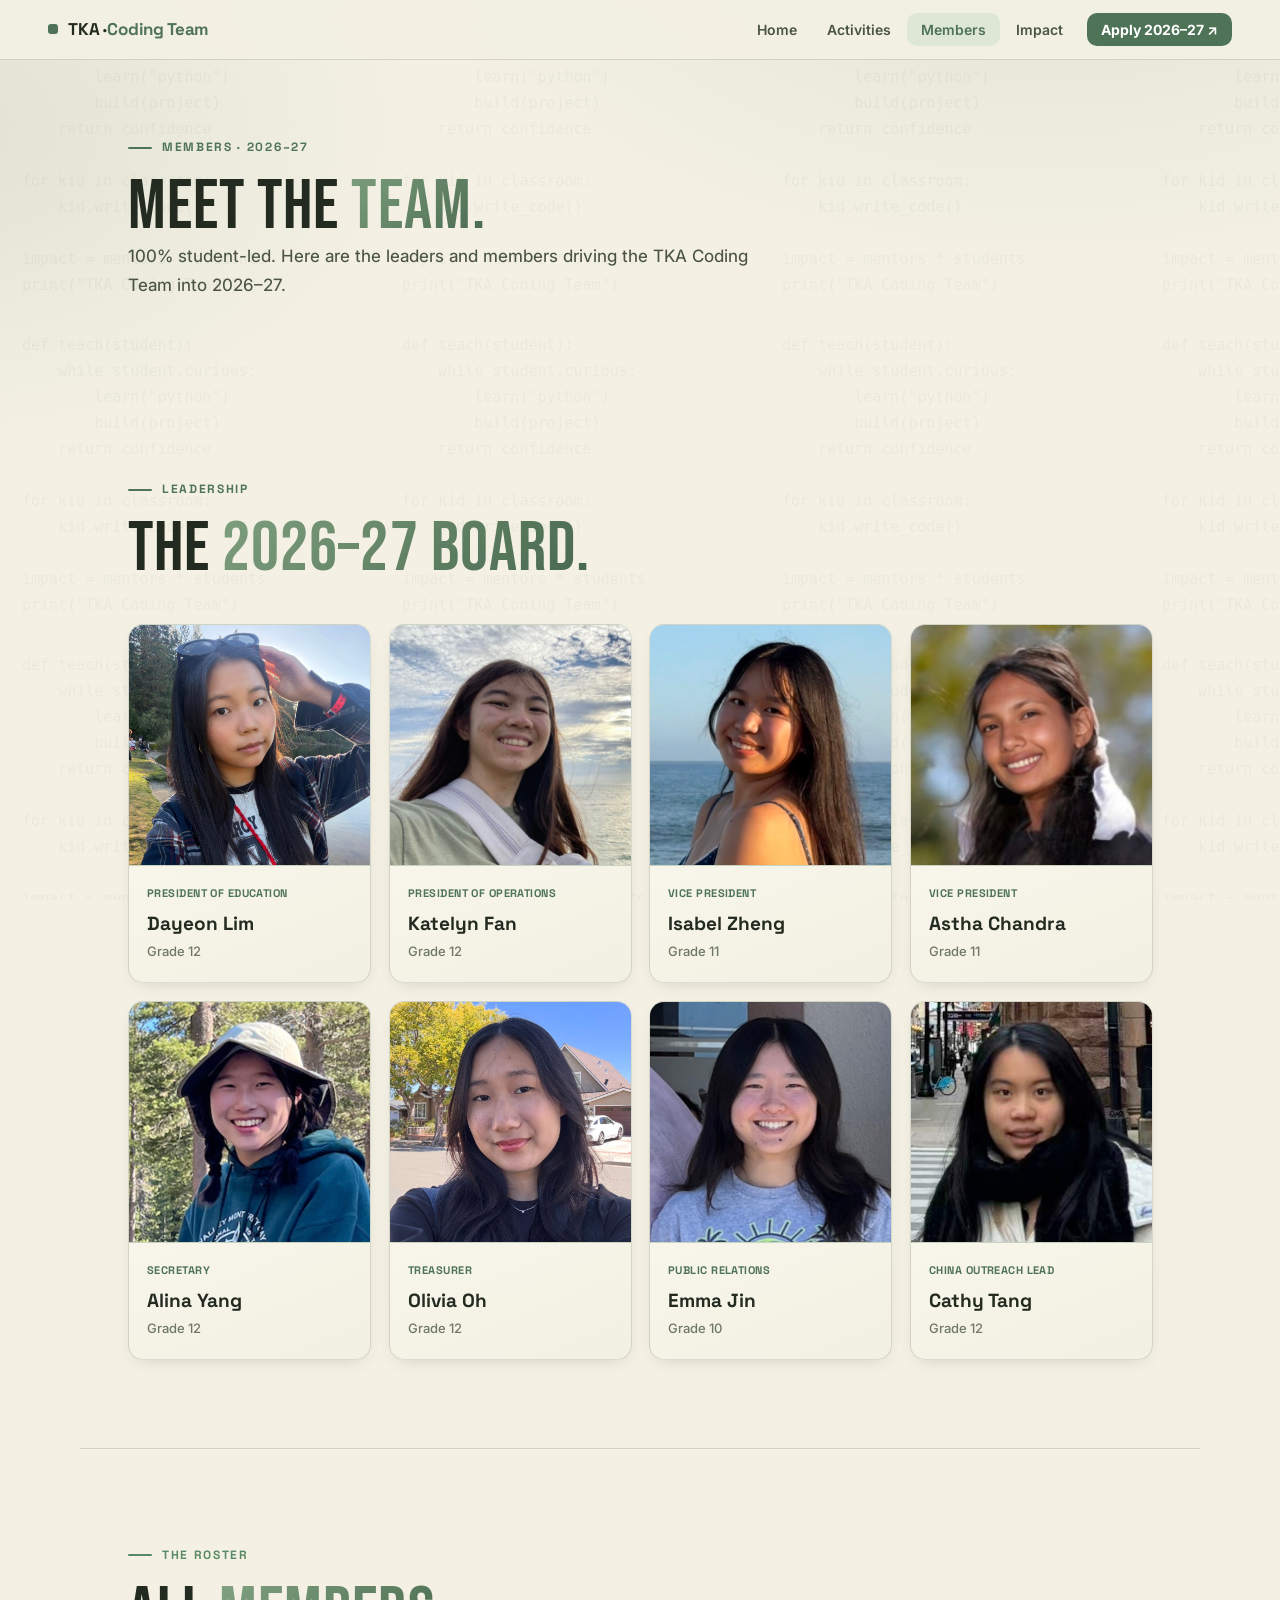
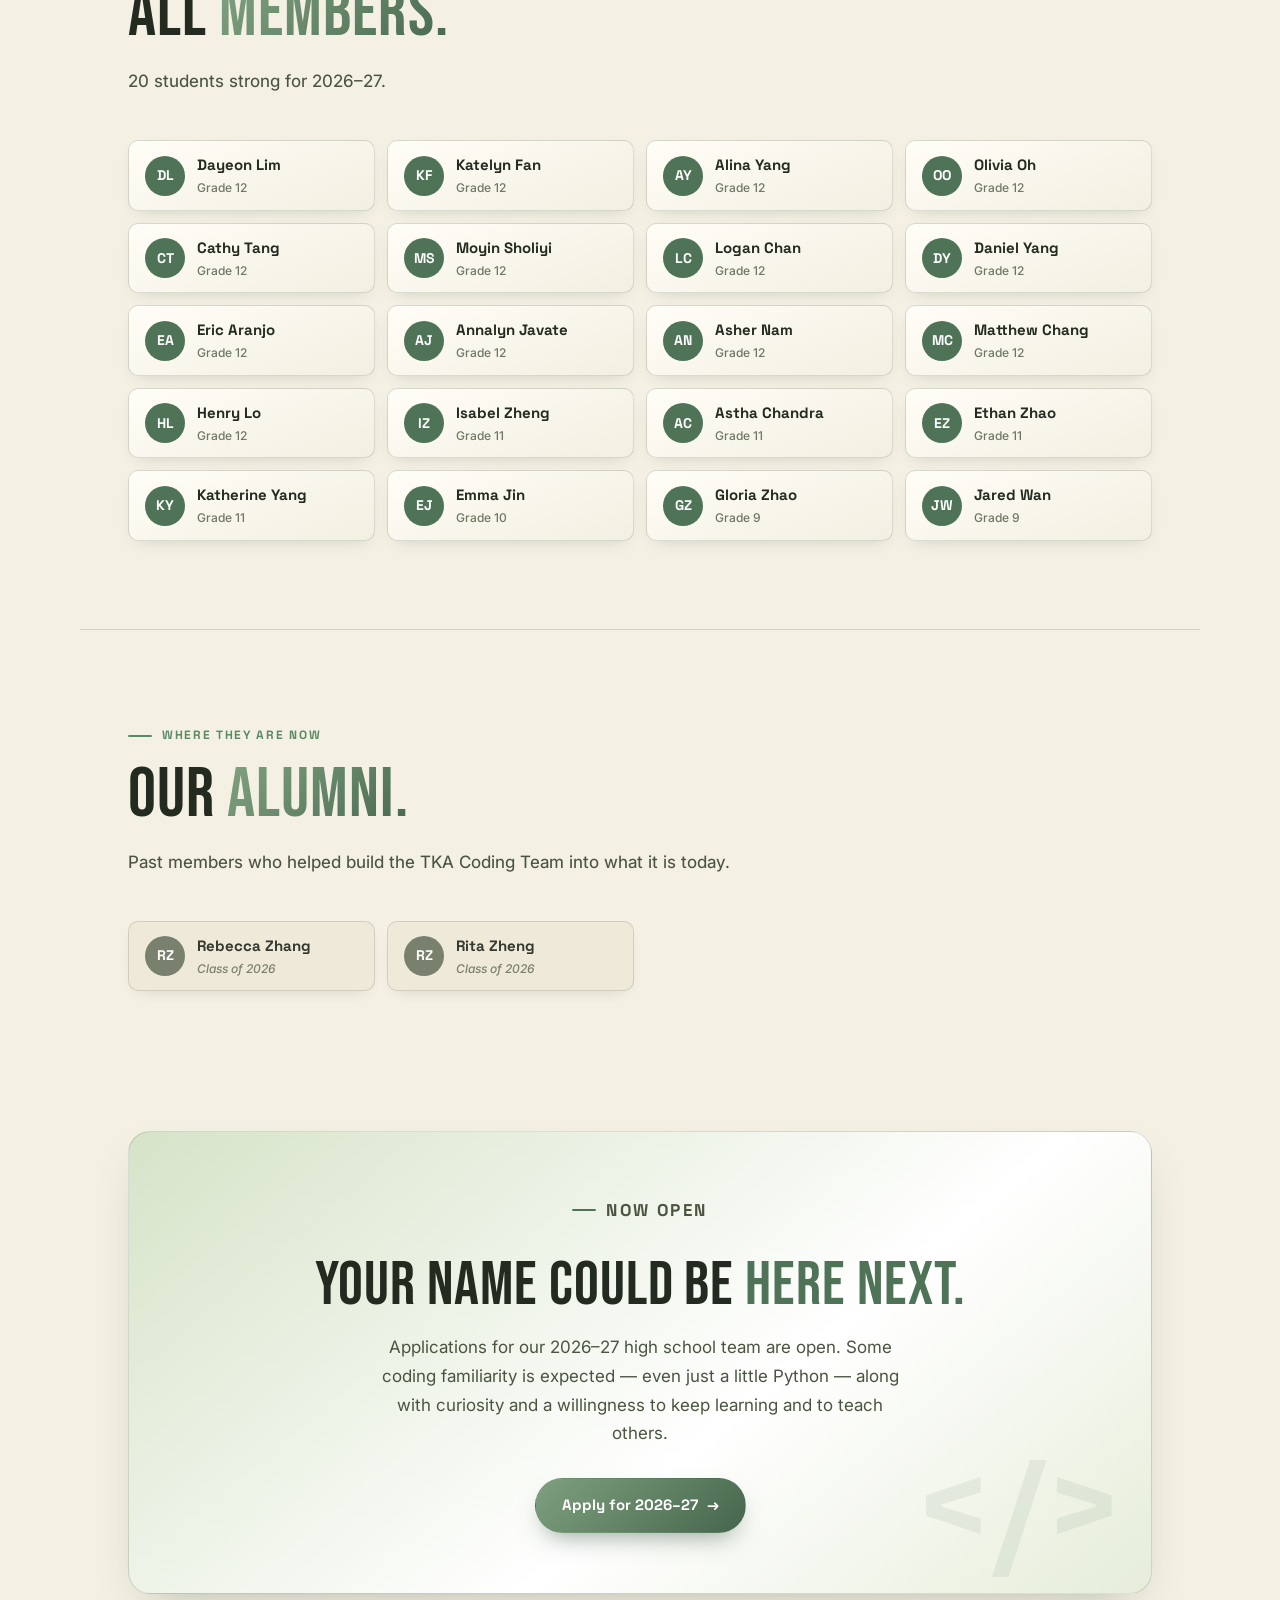
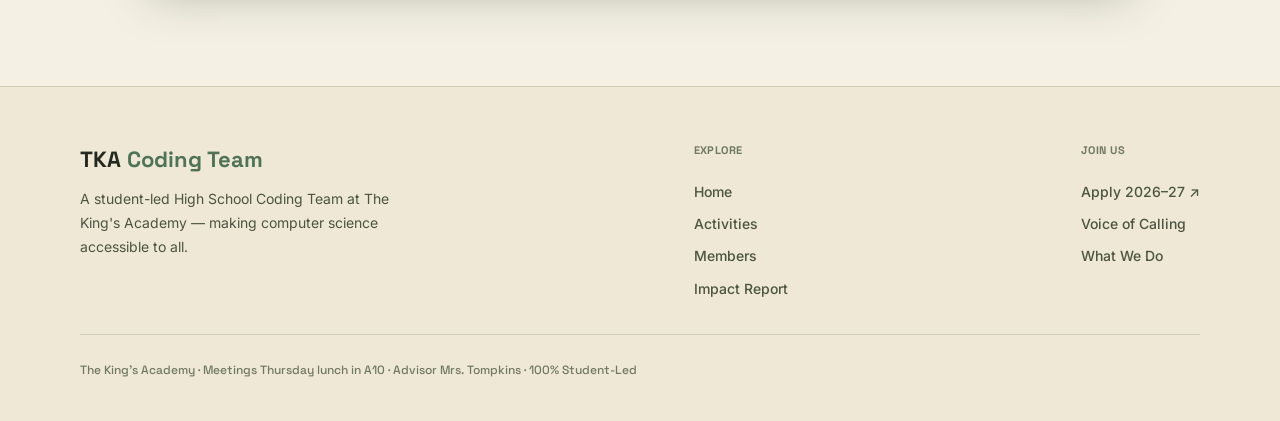
<file: members.html>
<!DOCTYPE html>
<html lang="en">
<head>
<meta charset="UTF-8">
<meta name="viewport" content="width=device-width, initial-scale=1.0">
<title>Members — TKA Coding Team</title>
<meta name="description" content="Meet the 2026–27 board and members of The King's Academy Coding Team.">
<link rel="preconnect" href="https://fonts.googleapis.com">
<link rel="preconnect" href="https://fonts.gstatic.com" crossorigin>
<link href="https://fonts.googleapis.com/css2?family=Bebas+Neue&family=Inter:wght@400;500;600;700&family=Space+Grotesk:wght@400;500;600;700&display=swap" rel="stylesheet">
<link rel="icon" type="image/png" href="images/logo.png">
<link rel="apple-touch-icon" href="images/logo.png">
<link rel="stylesheet" href="css/styles.css">
</head>
<body>

<nav>
  <a href="index.html" class="nav-logo">TKA · <span>Coding Team</span></a>
  <button class="nav-toggle" aria-label="Menu">☰</button>
  <ul class="nav-links">
    <li><a href="index.html">Home</a></li>
    <li><a href="activities.html">Activities</a></li>
    <li><a href="members.html">Members</a></li>
    <li><a href="impact.html">Impact</a></li>
    <li><a href="https://docs.google.com/forms/d/12OOObvQFK_eyTiufzC-81fakIv8ijPtO2T-Ucrf9pNE/viewform" class="cta" target="_blank" rel="noopener">Apply 2026–27 ↗</a></li>
  </ul>
</nav>

<!-- ===================== PAGE HEADER ===================== -->
<section class="section" style="padding-top:130px;padding-bottom:40px;">
  <p class="eyebrow fi">Members · 2026–27</p>
  <h2 class="sec fi" style="margin-bottom:22px;">Meet the <em>team.</em></h2>
  <p class="sec-intro fi">100% student-led. Here are the leaders and members driving the TKA Coding Team into 2026–27.</p>
</section>

<!-- ===================== BOARD ===================== -->
<section class="section">
  <p class="eyebrow fi">Leadership</p>
  <h2 class="sec fi">The <em>2026–27 board.</em></h2>
  <div class="board-grid">

    <div class="board-card fi">
      <figure class="photo ratio-1-1" data-label="add images/dayeon.jpg"><img src="images/dayeon.jpg" alt="Dayeon Lim" onerror="this.classList.add('missing')"></figure>
      <div class="board-body"><div class="board-role">President of Education</div><div class="board-name">Dayeon Lim</div><div class="board-grade">Grade 12</div></div>
    </div>

    <div class="board-card fi">
      <figure class="photo ratio-1-1" data-label="add images/katelyn.jpg"><img src="images/katelyn.jpg" alt="Katelyn Fan" onerror="this.classList.add('missing')"></figure>
      <div class="board-body"><div class="board-role">President of Operations</div><div class="board-name">Katelyn Fan</div><div class="board-grade">Grade 12</div></div>
    </div>

    <div class="board-card fi">
      <figure class="photo ratio-1-1" data-label="add images/isabel.jpg"><img src="images/isabel.jpg" alt="Isabel Zheng" onerror="this.classList.add('missing')"></figure>
      <div class="board-body"><div class="board-role">Vice President</div><div class="board-name">Isabel Zheng</div><div class="board-grade">Grade 11</div></div>
    </div>

    <div class="board-card fi">
      <figure class="photo ratio-1-1" data-label="add images/astha.jpg"><img src="images/astha.jpg" alt="Astha Chandra" onerror="this.classList.add('missing')"></figure>
      <div class="board-body"><div class="board-role">Vice President</div><div class="board-name">Astha Chandra</div><div class="board-grade">Grade 11</div></div>
    </div>

    <div class="board-card fi">
      <figure class="photo ratio-1-1" data-label="add images/alina.jpg"><img src="images/alina.jpg" alt="Alina Yang" onerror="this.classList.add('missing')"></figure>
      <div class="board-body"><div class="board-role">Secretary</div><div class="board-name">Alina Yang</div><div class="board-grade">Grade 12</div></div>
    </div>

    <div class="board-card fi">
      <figure class="photo ratio-1-1" data-label="add images/olivia.jpg"><img src="images/olivia.jpg" alt="Olivia Oh" onerror="this.classList.add('missing')"></figure>
      <div class="board-body"><div class="board-role">Treasurer</div><div class="board-name">Olivia Oh</div><div class="board-grade">Grade 12</div></div>
    </div>

    <div class="board-card fi">
      <figure class="photo ratio-1-1" data-label="add images/emma.jpg"><img src="images/emma.jpg" alt="Emma Jin" onerror="this.classList.add('missing')"></figure>
      <div class="board-body"><div class="board-role">Public Relations</div><div class="board-name">Emma Jin</div><div class="board-grade">Grade 10</div></div>
    </div>

    <div class="board-card fi">
      <figure class="photo ratio-1-1" data-label="add images/cathy.jpg"><img src="images/cathy.jpg" alt="Cathy Tang" onerror="this.classList.add('missing')"></figure>
      <div class="board-body"><div class="board-role">China Outreach Lead</div><div class="board-name">Cathy Tang</div><div class="board-grade">Grade 12</div></div>
    </div>

  </div>
</section>

<div class="divider"></div>

<!-- ===================== FULL ROSTER ===================== -->
<section class="section">
  <p class="eyebrow g fi">The Roster</p>
  <h2 class="sec g fi">All <em>members.</em></h2>
  <p class="sec-intro fi">20 students strong for 2026–27.</p>
  <div class="roster fi">
    <div class="member-chip"><div class="avatar">DL</div><div class="member-info"><div class="member-name">Dayeon Lim</div><div class="member-grade">Grade 12</div></div></div>
<div class="member-chip"><div class="avatar">KF</div><div class="member-info"><div class="member-name">Katelyn Fan</div><div class="member-grade">Grade 12</div></div></div>
<div class="member-chip"><div class="avatar">AY</div><div class="member-info"><div class="member-name">Alina Yang</div><div class="member-grade">Grade 12</div></div></div>
<div class="member-chip"><div class="avatar">OO</div><div class="member-info"><div class="member-name">Olivia Oh</div><div class="member-grade">Grade 12</div></div></div>
<div class="member-chip"><div class="avatar">CT</div><div class="member-info"><div class="member-name">Cathy Tang</div><div class="member-grade">Grade 12</div></div></div>
<div class="member-chip"><div class="avatar">MS</div><div class="member-info"><div class="member-name">Moyin Sholiyi</div><div class="member-grade">Grade 12</div></div></div>
<div class="member-chip"><div class="avatar">LC</div><div class="member-info"><div class="member-name">Logan Chan</div><div class="member-grade">Grade 12</div></div></div>
<div class="member-chip"><div class="avatar">DY</div><div class="member-info"><div class="member-name">Daniel Yang</div><div class="member-grade">Grade 12</div></div></div>
<div class="member-chip"><div class="avatar">EA</div><div class="member-info"><div class="member-name">Eric Aranjo</div><div class="member-grade">Grade 12</div></div></div>
<div class="member-chip"><div class="avatar">AJ</div><div class="member-info"><div class="member-name">Annalyn Javate</div><div class="member-grade">Grade 12</div></div></div>
<div class="member-chip"><div class="avatar">AN</div><div class="member-info"><div class="member-name">Asher Nam</div><div class="member-grade">Grade 12</div></div></div>
<div class="member-chip"><div class="avatar">MC</div><div class="member-info"><div class="member-name">Matthew Chang</div><div class="member-grade">Grade 12</div></div></div>
<div class="member-chip"><div class="avatar">HL</div><div class="member-info"><div class="member-name">Henry Lo</div><div class="member-grade">Grade 12</div></div></div>
<div class="member-chip"><div class="avatar">IZ</div><div class="member-info"><div class="member-name">Isabel Zheng</div><div class="member-grade">Grade 11</div></div></div>
<div class="member-chip"><div class="avatar">AC</div><div class="member-info"><div class="member-name">Astha Chandra</div><div class="member-grade">Grade 11</div></div></div>
<div class="member-chip"><div class="avatar">EZ</div><div class="member-info"><div class="member-name">Ethan Zhao</div><div class="member-grade">Grade 11</div></div></div>
<div class="member-chip"><div class="avatar">KY</div><div class="member-info"><div class="member-name">Katherine Yang</div><div class="member-grade">Grade 11</div></div></div>
<div class="member-chip"><div class="avatar">EJ</div><div class="member-info"><div class="member-name">Emma Jin</div><div class="member-grade">Grade 10</div></div></div>
<div class="member-chip"><div class="avatar">GZ</div><div class="member-info"><div class="member-name">Gloria Zhao</div><div class="member-grade">Grade 9</div></div></div>
<div class="member-chip"><div class="avatar">JW</div><div class="member-info"><div class="member-name">Jared Wan</div><div class="member-grade">Grade 9</div></div></div>
  </div>
</section>

<div class="divider"></div>

<!-- ===================== ALUMNI ===================== -->
<!-- TODO: replace the placeholder chips below with real alumni. "grad" = graduation year. -->
<section class="section">
  <p class="eyebrow g fi">Where they are now</p>
  <h2 class="sec g fi">Our <em>alumni.</em></h2>
  <p class="sec-intro fi">Past members who helped build the TKA Coding Team into what it is today.</p>
  <div class="roster fi">
    <div class="member-chip alum"><div class="avatar">RZ</div><div class="member-info"><div class="member-name">Rebecca Zhang</div><div class="member-grade">Class of 2026</div></div></div>
    <div class="member-chip alum"><div class="avatar">RZ</div><div class="member-info"><div class="member-name">Rita Zheng</div><div class="member-grade">Class of 2026</div></div></div>
  </div>
</section>

<!-- ===================== APPLY CTA ===================== -->
<section class="section tight">
  <div class="apply-cta" style="padding:0;">
    <div class="apply-box fi">
      <p class="eyebrow">Now open</p>
      <h2>Your name could be <em>here next.</em></h2>
      <p>Applications for our 2026–27 high school team are open. Some coding familiarity is expected — even just a little Python — along with curiosity and a willingness to keep learning and to teach others.</p>
      <a class="btn btn-primary" href="https://docs.google.com/forms/d/12OOObvQFK_eyTiufzC-81fakIv8ijPtO2T-Ucrf9pNE/viewform" target="_blank" rel="noopener">Apply for 2026–27 <span class="arrow">→</span></a>
    </div>
  </div>
</section>

<!-- ===================== FOOTER ===================== -->
<footer>
  <div class="footer-inner">
    <div>
      <div class="footer-brand">TKA <span>Coding Team</span></div>
      <div class="footer-tagline">A student-led High School Coding Team at The King's Academy — making computer science accessible to all.</div>
    </div>
    <div class="footer-nav">
      <div class="footer-col-title">Explore</div>
      <a href="index.html">Home</a>
      <a href="activities.html">Activities</a>
      <a href="members.html">Members</a>
      <a href="impact.html">Impact Report</a>
    </div>
    <div class="footer-nav">
      <div class="footer-col-title">Join Us</div>
      <a href="https://docs.google.com/forms/d/12OOObvQFK_eyTiufzC-81fakIv8ijPtO2T-Ucrf9pNE/viewform" target="_blank" rel="noopener">Apply 2026–27 ↗</a>
      <a href="index.html#voc">Voice of Calling</a>
      <a href="index.html#what">What We Do</a>
    </div>
  </div>
  <div class="footer-meta">
    The King's Academy · Meetings Thursday lunch in A10 · Advisor Mrs. Tompkins · 100% Student-Led
  </div>
</footer>

<script src="js/main.js"></script>
</body>
</html>
</file>
<file: css/styles.css>
/* ============================================================
   TKA Coding Team — "sage & code" design system
   Display: Space Grotesk  ·  Body: Inter
   Sage-green, gradient depth, faint code-editor background texture.
   ============================================================ */
*, *::before, *::after { box-sizing: border-box; margin: 0; padding: 0; }

:root {
  /* surfaces — pale sage */
  --bg: #f4f1e4;
  --bg2: #fffdf7;
  --bg3: #efe9d9;
  --bg-soft: #efe8d7;
  --border: rgba(58,74,52,0.13);
  --border2: rgba(58,74,52,0.18);

  /* text */
  --text: #232a20;        /* deep sage charcoal */
  --ink-2: #4a5440;
  --muted: #6f7864;
  --muted2: #a2aa94;

  /* sage green brand + muted supporting accents */
  --green: #4f7357;       --green-soft: #dde7d4;   --green-deep: #35513c;
  --green-bright: #83a483;                          /* light sage for gradients */
  --winter: #5786a8;      --winter-dim: #e0eaf0;   /* muted blue */
  --spring: #5a8a63;      --spring-dim: #dde8d7;   /* sage-green */
  --coral:  #b06a45;      --coral-dim: #efe1d7;    /* muted terracotta */
  --gold:   #927b34;      --gold-dim: #eee7cf;     /* olive gold */
  --accent: #5f6f95;      --accent-dim: #e4e7f0;   /* muted slate */

  /* gradients — soft sage depth */
  --grad-green: linear-gradient(135deg, #7fa07f 0%, #46664c 100%);
  --grad-green-deep: linear-gradient(135deg, #5c7f62 0%, #35513c 100%);
  --grad-soft: linear-gradient(158deg, #fffdf7 0%, #f2f0e1 100%);
  --grad-hero: linear-gradient(175deg, #dae3cc 0%, #ece9da 46%, #f4f1e4 100%);
  --grad-page: radial-gradient(1100px 640px at 82% -12%, rgba(120,150,110,0.16), transparent 60%),
               radial-gradient(860px 560px at -6% 14%, rgba(79,115,87,0.12), transparent 58%);

  /* faint computer-code background texture */
  --code-bg: url("data:image/svg+xml,%3Csvg%20xmlns%3D%27http%3A%2F%2Fwww.w3.org%2F2000%2Fsvg%27%20width%3D%27380%27%20height%3D%27320%27%3E%3Cg%20fill%3D%27%2338553f%27%20fill-opacity%3D%270.055%27%20font-family%3D%27ui-monospace%2CSFMono-Regular%2CMenlo%2CConsolas%2Cmonospace%27%20font-size%3D%2715%27%3E%3Ctext%20x%3D%2722%27%20y%3D%2730%27%20xml%3Aspace%3D%27preserve%27%3Edef%20teach%28student%29%3A%3C%2Ftext%3E%3Ctext%20x%3D%2722%27%20y%3D%2756%27%20xml%3Aspace%3D%27preserve%27%3E%20%20%20%20while%20student.curious%3A%3C%2Ftext%3E%3Ctext%20x%3D%2722%27%20y%3D%2782%27%20xml%3Aspace%3D%27preserve%27%3E%20%20%20%20%20%20%20%20learn%28%22python%22%29%3C%2Ftext%3E%3Ctext%20x%3D%2722%27%20y%3D%27108%27%20xml%3Aspace%3D%27preserve%27%3E%20%20%20%20%20%20%20%20build%28project%29%3C%2Ftext%3E%3Ctext%20x%3D%2722%27%20y%3D%27134%27%20xml%3Aspace%3D%27preserve%27%3E%20%20%20%20return%20confidence%3C%2Ftext%3E%3Ctext%20x%3D%2722%27%20y%3D%27186%27%20xml%3Aspace%3D%27preserve%27%3Efor%20kid%20in%20classroom%3A%3C%2Ftext%3E%3Ctext%20x%3D%2722%27%20y%3D%27212%27%20xml%3Aspace%3D%27preserve%27%3E%20%20%20%20kid.write_code%28%29%3C%2Ftext%3E%3Ctext%20x%3D%2722%27%20y%3D%27264%27%20xml%3Aspace%3D%27preserve%27%3Eimpact%20%3D%20mentors%20%2A%20students%3C%2Ftext%3E%3Ctext%20x%3D%2722%27%20y%3D%27290%27%20xml%3Aspace%3D%27preserve%27%3Eprint%28%22TKA%20Coding%20Team%22%29%3C%2Ftext%3E%3C%2Fg%3E%3C%2Fsvg%3E");

  --shadow-sm: 0 6px 18px -10px rgba(40,55,35,0.28);
  --shadow: 0 20px 44px -22px rgba(40,55,35,0.34);
  --shadow-lg: 0 40px 70px -28px rgba(40,55,35,0.46);

  --maxw: 1120px;
  --r-lg: 22px;
  --r-md: 15px;
  --r-sm: 10px;

  --font-display: 'Space Grotesk', ui-sans-serif, system-ui, sans-serif;
  --font-body: 'Inter', ui-sans-serif, system-ui, sans-serif;
  --font-title: 'Bebas Neue', 'Space Grotesk', sans-serif;
}

html { scroll-behavior: smooth; }
body {
  background-color: var(--bg);
  background-image: var(--code-bg), var(--grad-page);
  background-attachment: fixed;
  color: var(--text);
  font-family: var(--font-body);
  overflow-x: hidden;
  line-height: 1.65;
  -webkit-font-smoothing: antialiased;
}
a { color: inherit; }
::selection { background: var(--green-soft); color: var(--green-deep); }

/* ---------- NAV ---------- */
nav {
  position: fixed; top: 0; left: 0; right: 0; z-index: 200;
  background: rgba(244,241,228,0.85); backdrop-filter: blur(14px);
  border-bottom: 1px solid var(--border2);
  padding: 0 48px; height: 60px;
  display: flex; align-items: center; justify-content: space-between;
}
.nav-logo {
  font-family: var(--font-display); font-size: 17px; font-weight: 800;
  color: var(--text); text-decoration: none; letter-spacing: -0.01em;
  display: inline-flex; align-items: center;
}
.nav-logo::before { content: ''; width: 10px; height: 10px; border-radius: 3px; background: var(--green); display: inline-block; margin-right: 10px; }
.nav-logo span { color: var(--green); }
.nav-links { display: flex; gap: 2px; list-style: none; align-items: center; }
.nav-links a {
  color: var(--ink-2); text-decoration: none; font-size: 14px; font-weight: 600;
  padding: 8px 14px; border-radius: var(--r-sm); transition: all 0.15s;
}
.nav-links a:hover, .nav-links a.active { color: var(--green); background: var(--green-soft); }
.nav-links a.cta {
  background: var(--green); color: #fff; font-weight: 700; margin-left: 8px;
}
.nav-links a.cta:hover { background: var(--green-deep); color: #fff; }
.nav-toggle { display: none; background: none; border: none; color: var(--text); font-size: 22px; cursor: pointer; padding: 6px 10px; }
@media (max-width: 820px) {
  nav { padding: 0 18px; }
  .nav-toggle { display: block; }
  .nav-links {
    position: absolute; top: 60px; left: 0; right: 0; flex-direction: column;
    background: rgba(244,241,228,0.96); backdrop-filter: blur(14px);
    border-bottom: 1px solid var(--border2); box-shadow: var(--shadow);
    padding: 12px 18px; gap: 4px; display: none;
  }
  .nav-links.open { display: flex; }
  .nav-links a { width: 100%; padding: 13px 14px; }
  .nav-links a.cta { margin-left: 0; text-align: center; margin-top: 6px; }
}

/* ---------- LAYOUT PRIMITIVES ---------- */
.section { max-width: var(--maxw); margin: 0 auto; padding: 88px 48px; }
.section.tight { padding-top: 52px; padding-bottom: 52px; }
@media (max-width: 640px) { .section { padding: 58px 24px; } }

.divider { width: min(var(--maxw), calc(100% - 96px)); height: 1px; margin: 0 auto; background: var(--border2); }

.eyebrow {
  font-family: var(--font-display); font-size: 12px; font-weight: 700;
  letter-spacing: 0.14em; text-transform: uppercase; color: var(--green);
  margin-bottom: 14px; display: inline-flex; align-items: center; gap: 10px;
}
.eyebrow::before { content: ''; width: 24px; height: 2px; background: var(--green); border-radius: 2px; }
.eyebrow.g { color: var(--spring); }
.eyebrow.g::before { background: var(--spring); }
.eyebrow.c { color: var(--coral); }
.eyebrow.c::before { background: var(--coral); }
.eyebrow.gold { color: var(--gold); }
.eyebrow.gold::before { background: var(--gold); }

h2.sec {
  font-family: var(--font-title); font-size: clamp(42px, 5.6vw, 70px);
  font-weight: 400; line-height: 1.0; letter-spacing: 0.015em; margin-bottom: 40px;
}
h2.sec em { font-style: normal; background: var(--grad-green); -webkit-background-clip: text; background-clip: text; color: transparent; }
h2.sec.g em { background: linear-gradient(135deg, #83a483, #46664c); -webkit-background-clip: text; background-clip: text; color: transparent; }
h2.sec.c em { background: linear-gradient(135deg, #d1794f, #9c4522); -webkit-background-clip: text; background-clip: text; color: transparent; }
.sec-intro { font-size: 17px; color: var(--ink-2); max-width: 640px; margin: -22px 0 44px; line-height: 1.7; font-weight: 450; }

/* ---------- HERO ---------- */
.hero {
  min-height: 86vh; display: flex; flex-direction: column; justify-content: center;
  padding: 140px 64px 88px; position: relative; overflow: hidden;
  background: var(--grad-hero);
}
.hero-watermark { display: none; }
.hero-tag {
  font-family: var(--font-display); font-size: 13px; font-weight: 700;
  letter-spacing: 0.06em; color: var(--green); margin-bottom: 20px;
  display: inline-flex; align-items: center; gap: 12px; text-transform: uppercase;
}
.hero-tag::before { content: ''; width: 30px; height: 2px; background: var(--green); border-radius: 2px; }
.hero h1 {
  font-family: var(--font-title); font-size: clamp(66px, 11vw, 150px);
  font-weight: 400; line-height: 0.9; letter-spacing: 0.01em; margin-bottom: 26px;
}
.hero h1 em { font-style: normal; background: var(--grad-green); -webkit-background-clip: text; background-clip: text; color: transparent; }
.hero-sub { font-size: 18px; color: var(--ink-2); max-width: 580px; line-height: 1.7; margin-bottom: 38px; }
.hero-actions { display: flex; gap: 14px; flex-wrap: wrap; margin-bottom: 52px; }
.hero-stats { display: flex; gap: 12px; flex-wrap: wrap; width: fit-content; }
.hstat {
  background: var(--grad-soft); border: 1px solid var(--border2); border-radius: var(--r-md);
  padding: 20px 30px; text-align: center; box-shadow: var(--shadow-sm);
}
.hstat-num { font-family: var(--font-title); font-size: 50px; font-weight: 400; color: var(--text); display: block; line-height: 1; }
.hstat-num em { font-style: normal; color: var(--green); }
.hstat-lbl { font-family: var(--font-display); font-size: 12px; font-weight: 600; color: var(--muted); letter-spacing: 0.02em; margin-top: 8px; }
@media (max-width: 640px) {
  .hero { padding: 120px 24px 56px; min-height: 78vh; }
  .hero-stats { width: 100%; }
  .hstat { flex: 1 1 42%; padding: 16px 12px; }
}

/* ---------- BUTTONS ---------- */
.btn {
  display: inline-flex; align-items: center; gap: 9px; text-decoration: none;
  font-family: var(--font-display); font-weight: 700; font-size: 15px;
  padding: 14px 26px; border-radius: 100px; transition: transform 0.16s, box-shadow 0.16s, background 0.16s, color 0.16s;
  border: 1px solid transparent; cursor: pointer;
}
.btn-primary { background: var(--grad-green); color: #fff; box-shadow: 0 12px 26px -10px rgba(53,81,60,0.55); }
.btn-primary:hover { background: var(--grad-green-deep); transform: translateY(-2px); }
.btn-ghost { background: var(--grad-soft); color: var(--text); border-color: var(--border2); }
.btn-ghost:hover { border-color: var(--green); color: var(--green); transform: translateY(-2px); }
.btn .arrow { transition: transform 0.16s; }
.btn:hover .arrow { transform: translateX(3px); }

/* ---------- PHOTO PLACEHOLDERS ---------- */
/* Drop a matching file into /images and it appears automatically. */
.photo {
  position: relative; border-radius: var(--r-md); overflow: hidden;
  background: var(--green-soft); border: 1px solid var(--border2); min-height: 200px;
  display: flex; align-items: center; justify-content: center;
}
.photo img { width: 100%; height: 100%; object-fit: cover; display: block; }
.photo img.missing { display: none; }
.photo::after {
  content: '📷  ' attr(data-label);
  position: absolute; inset: 0; display: none;
  align-items: center; justify-content: center; text-align: center; padding: 24px;
  font-family: var(--font-display); font-weight: 600; font-size: 13px;
  color: var(--ink-2); line-height: 1.7;
}
.photo:has(img.missing)::after, .photo.empty::after { display: flex; }
.photo:has(img.missing), .photo.empty { border-style: dashed; border-color: rgba(79,115,87,0.45); }
.photo.ratio-4-3 { aspect-ratio: 4 / 3; }
.photo.ratio-1-1 { aspect-ratio: 1 / 1; }
.photo.ratio-16-9 { aspect-ratio: 16 / 9; }
.photo.ratio-3-4 { aspect-ratio: 3 / 4; }

.photo-caption { font-family: var(--font-display); font-size: 13px; font-weight: 600; color: var(--muted); margin-top: 12px; text-align: center; }

.photo-grid { display: grid; gap: 16px; }
.photo-grid.cols-2 { grid-template-columns: 1fr 1fr; }
.photo-grid.cols-3 { grid-template-columns: repeat(3, 1fr); }
@media (max-width: 720px) { .photo-grid.cols-3 { grid-template-columns: 1fr 1fr; } }
@media (max-width: 520px) { .photo-grid.cols-2, .photo-grid.cols-3 { grid-template-columns: 1fr; } }

/* ---------- CAROUSEL ---------- */
.carousel { position: relative; }
.carousel-track-wrap { overflow: hidden; border-radius: var(--r-lg); box-shadow: var(--shadow-sm); border: 1px solid var(--border2); }
.carousel-track { display: flex; transition: transform 0.5s cubic-bezier(0.22, 1, 0.36, 1); }
.carousel-slide { min-width: 100%; }
.carousel-slide .photo { border-radius: 0; aspect-ratio: 16 / 9; min-height: 0; border: none; }
.carousel-slide .slide-caption {
  display: flex; align-items: center; gap: 12px; margin-top: 16px;
  font-size: 15px; color: var(--ink-2); font-weight: 500; flex-wrap: wrap;
}
.carousel-slide .slide-caption .tag {
  font-family: var(--font-display); font-size: 12px; font-weight: 700; letter-spacing: 0.03em;
  text-transform: uppercase; color: #fff; background: var(--green);
  padding: 5px 13px; border-radius: 100px;
}
.carousel-btn {
  position: absolute; top: calc(50% - 34px); transform: translateY(-50%); z-index: 5;
  width: 46px; height: 46px; border-radius: 50%; border: 1px solid var(--border2);
  background: rgba(255,255,255,0.94); backdrop-filter: blur(6px); color: var(--green);
  font-size: 22px; cursor: pointer; display: flex; align-items: center; justify-content: center;
  transition: all 0.15s; box-shadow: var(--shadow-sm); font-family: var(--font-display); line-height: 0;
}
.carousel-btn:hover { background: var(--green); color: #fff; }
.carousel-btn.prev { left: 16px; }
.carousel-btn.next { right: 16px; }
.carousel-dots { display: flex; gap: 8px; justify-content: center; margin-top: 20px; }
.carousel-dot { width: 8px; height: 8px; border-radius: 50%; background: var(--muted2); border: none; cursor: pointer; padding: 0; transition: all 0.2s; }
.carousel-dot.active { background: var(--green); width: 26px; border-radius: 100px; }
@media (max-width: 640px) { .carousel-slide .photo { aspect-ratio: 4/3; } }

/* ---------- CARDS / INFO ---------- */
.card {
  background: var(--grad-soft); border: 1px solid var(--border2); border-radius: var(--r-lg);
  padding: 32px; position: relative; overflow: hidden; box-shadow: var(--shadow-sm);
  transition: transform 0.2s, box-shadow 0.2s, border-color 0.2s; text-decoration: none; color: inherit;
  display: block;
}
.card:hover { transform: translateY(-3px); box-shadow: var(--shadow); }
a.card:hover { border-color: var(--green); }
.card-top { height: 4px; position: absolute; top: 0; left: 0; right: 0; }
.top-winter { background: linear-gradient(90deg, #3d8fd0, #2b74b0); }
.top-spring { background: linear-gradient(90deg, var(--green-bright), var(--green)); }
.top-coral  { background: linear-gradient(90deg, #d1794f, #b85a34); }
.top-gold   { background: linear-gradient(90deg, #c79215, #9c6e0a); }

.card-link { display: inline-flex; align-items: center; gap: 6px; margin-top: 14px; font-family: var(--font-display); font-size: 13px; font-weight: 700; color: var(--green); }
a.card:hover .card-link { text-decoration: underline; }

.badge {
  display: inline-flex; align-items: center; gap: 6px; font-family: var(--font-display);
  font-size: 12px; font-weight: 700; letter-spacing: 0.02em;
  padding: 6px 13px; border-radius: 100px; margin-bottom: 18px;
}
.badge.winter { background: var(--winter-dim); color: #235f92; }
.badge.spring { background: var(--spring-dim); color: var(--green-deep); }
.badge.coral  { background: var(--coral-dim); color: #a1502f; }
.badge.gold   { background: var(--gold-dim); color: #8a6109; }

.card h3 { font-family: var(--font-display); font-size: 22px; font-weight: 700; margin-bottom: 18px; color: var(--text); }
.info-row { display: flex; gap: 10px; margin-bottom: 10px; font-size: 15px; color: var(--ink-2); line-height: 1.5; }
.info-row .ic { flex-shrink: 0; }
.info-row strong { color: var(--text); font-weight: 700; }
.card-note { margin-top: 20px; padding-top: 18px; border-top: 1px solid var(--border); font-size: 14px; color: var(--ink-2); line-height: 1.7; }
.card-note strong { font-family: var(--font-display); font-size: 11px; font-weight: 700; letter-spacing: 0.04em; text-transform: uppercase; color: var(--muted); display: block; margin-bottom: 8px; }

.grid-2 { display: grid; grid-template-columns: 1fr 1fr; gap: 18px; }
.grid-3 { display: grid; grid-template-columns: repeat(3, 1fr); gap: 18px; }
@media (max-width: 820px) { .grid-3 { grid-template-columns: 1fr 1fr; } }
@media (max-width: 700px) { .grid-2 { grid-template-columns: 1fr; } }
@media (max-width: 560px) { .grid-3 { grid-template-columns: 1fr; } }

.result-pill { display: inline-flex; align-items: center; gap: 7px; margin: 6px 6px 0 0; padding: 8px 14px; border-radius: 100px; font-size: 14px; font-weight: 700; background: var(--gold-dim); color: #8a6109; white-space: nowrap; max-width: 100%; }

/* ---------- PULL BANNER ---------- */
.pull-banner {
  max-width: var(--maxw); margin: 0 auto; border-radius: var(--r-lg);
  background: linear-gradient(135deg, #d3e2c7 0%, #eef3e7 55%, #dde8d5 100%);
  padding: 56px 52px; display: flex; align-items: center; gap: 44px;
  overflow: hidden; position: relative; border: 1px solid var(--border2); box-shadow: var(--shadow-sm);
}
.pull-banner.green { background: linear-gradient(135deg, #d3e2c7, #dfe8ef); }
.pull-banner::after {
  content: '"'; position: absolute; right: 34px; top: -30px;
  font-family: var(--font-display); font-size: 200px; font-weight: 800; color: rgba(79,115,87,0.12);
  line-height: 1; pointer-events: none;
}
.pb-num { font-family: var(--font-title); font-size: clamp(74px,11vw,142px); font-weight: 400; color: var(--green); line-height: 0.9; letter-spacing: 0.01em; flex-shrink: 0; }
.pb-text { color: var(--text); font-size: 18px; line-height: 1.65; max-width: 520px; font-weight: 500; }
.pb-text strong { color: var(--green-deep); font-weight: 700; }
.pb-text a { color: var(--green) !important; font-weight: 700; text-decoration: underline; }
@media (max-width: 640px) { .pull-banner { flex-direction: column; gap: 16px; padding: 42px 26px; text-align: center; } }

/* ---------- APPLICATION CTA ---------- */
.apply-cta { max-width: var(--maxw); margin: 0 auto; }
.apply-box {
  background: linear-gradient(140deg, #d6e3c8 0%, #ffffff 60%, #e6edd9 100%);
  border: 1px solid var(--border2); border-radius: var(--r-lg);
  padding: 60px 52px; text-align: center; position: relative; overflow: hidden;
  box-shadow: var(--shadow);
}
.apply-box::before { content: '</>'; position: absolute; right: 26px; bottom: -20px; font-family: var(--font-display); font-size: 130px; font-weight: 800; color: rgba(79,115,87,0.09); pointer-events: none; }
.apply-box > * { position: relative; }
.apply-box .eyebrow { justify-content: center; }
.apply-box h2 { font-family: var(--font-title); font-size: clamp(38px,5.4vw,62px); font-weight: 400; line-height: 1.0; letter-spacing: 0.015em; margin-bottom: 16px; }
.apply-box h2 em { font-style: normal; color: var(--green); }
.apply-box p { color: var(--ink-2); font-size: 17px; max-width: 540px; margin: 0 auto 30px; line-height: 1.7; }
@media (max-width: 640px) { .apply-box { padding: 44px 26px; } }

/* ---------- BOARD / MEMBERS ---------- */
.board-grid { display: grid; grid-template-columns: repeat(4, 1fr); gap: 18px; }
@media (max-width: 900px) { .board-grid { grid-template-columns: repeat(3, 1fr); } }
@media (max-width: 640px) { .board-grid { grid-template-columns: repeat(2, 1fr); } }
@media (max-width: 420px) { .board-grid { grid-template-columns: 1fr; } }
.board-card { background: var(--grad-soft); border: 1px solid var(--border2); border-radius: var(--r-md); overflow: hidden; box-shadow: var(--shadow-sm); transition: transform 0.2s, box-shadow 0.2s; }
.board-card:hover { transform: translateY(-3px); box-shadow: var(--shadow); }
.board-card .photo { border-radius: 0; border: none; border-bottom: 1px solid var(--border); }
.board-body { padding: 18px 18px 20px; }
.board-role { font-family: var(--font-display); font-size: 11px; font-weight: 700; letter-spacing: 0.04em; text-transform: uppercase; color: var(--green); margin-bottom: 6px; }
.board-name { font-family: var(--font-display); font-size: 19px; font-weight: 700; }
.board-grade { font-size: 13px; color: var(--muted); margin-top: 2px; font-weight: 500; }

.roster { display: grid; grid-template-columns: repeat(auto-fill, minmax(220px, 1fr)); gap: 12px; }
.member-chip { display: flex; align-items: center; gap: 12px; background: var(--grad-soft); border: 1px solid var(--border2); border-radius: var(--r-sm); padding: 12px 16px; box-shadow: var(--shadow-sm); transition: transform 0.15s, box-shadow 0.15s; }
.member-chip:hover { transform: translateY(-2px); box-shadow: var(--shadow); }
.avatar { width: 40px; height: 40px; border-radius: 50%; flex-shrink: 0; color: #fff; display: flex; align-items: center; justify-content: center; font-family: var(--font-display); font-size: 14px; font-weight: 700; background: var(--green); }
.member-info { min-width: 0; }
.member-name { font-family: var(--font-display); font-size: 15px; font-weight: 700; color: var(--text); }
.member-grade { font-size: 12px; color: var(--muted); font-weight: 500; }
.member-chip.alum { background: var(--bg3); opacity: 0.92; }
.member-chip.alum .avatar { background: var(--muted); }
.member-chip.alum .member-grade { font-style: italic; }

/* ---------- TIMELINE ---------- */
.timeline { border-left: 2px solid var(--border2); padding-left: 30px; margin-left: 6px; }
.tl-item { position: relative; padding-bottom: 30px; }
.tl-item:last-child { padding-bottom: 0; }
.tl-item::before { content: ''; position: absolute; left: -37px; top: 5px; width: 12px; height: 12px; border-radius: 50%; background: var(--green); border: 3px solid var(--bg); }
.tl-month { font-family: var(--font-display); font-size: 12px; font-weight: 700; letter-spacing: 0.04em; text-transform: uppercase; color: var(--green); margin-bottom: 4px; }
.tl-title { font-family: var(--font-display); font-size: 17px; font-weight: 700; color: var(--text); }
.tl-desc { font-size: 15px; color: var(--muted); margin-top: 2px; }

/* ---------- INFO STRIP ---------- */
.info-strip { display: grid; grid-template-columns: repeat(3, 1fr); gap: 16px; }
@media (max-width: 700px) { .info-strip { grid-template-columns: 1fr; } }
.info-tile { background: var(--grad-soft); border: 1px solid var(--border2); border-radius: var(--r-md); padding: 26px; box-shadow: var(--shadow-sm); }
.info-tile .ico { font-size: 26px; margin-bottom: 12px; display: block; }
.info-tile .label { font-family: var(--font-display); font-size: 11px; font-weight: 700; letter-spacing: 0.04em; text-transform: uppercase; color: var(--muted); margin-bottom: 5px; }
.info-tile .val { font-family: var(--font-display); font-size: 18px; font-weight: 700; color: var(--text); }

/* ---------- WHAT WE DO ---------- */
.do-list { display: flex; flex-direction: column; gap: 16px; }
.do-item { display: flex; gap: 20px; align-items: flex-start; background: var(--grad-soft); border: 1px solid var(--border2); border-radius: var(--r-md); padding: 26px 28px; box-shadow: var(--shadow-sm); transition: transform 0.2s, box-shadow 0.2s; }
.do-item:hover { transform: translateY(-2px); box-shadow: var(--shadow); }
.do-item .ico { font-size: 26px; flex-shrink: 0; background: var(--green-soft); width: 54px; height: 54px; display: flex; align-items: center; justify-content: center; border-radius: var(--r-sm); }
.do-item h4 { font-family: var(--font-display); font-size: 19px; font-weight: 700; margin-bottom: 8px; }
.do-item p { font-size: 15px; color: var(--ink-2); line-height: 1.65; }
.do-item ul { list-style: none; margin-top: 12px; display: flex; flex-wrap: wrap; gap: 8px; }
.do-item li { font-size: 13px; font-weight: 500; color: var(--ink-2); background: var(--bg3); border: 1px solid var(--border); padding: 6px 13px; border-radius: 100px; }

/* ---------- METRICS ---------- */
.metrics-row { display: grid; grid-template-columns: repeat(4, 1fr); gap: 16px; }
@media (max-width: 800px) { .metrics-row { grid-template-columns: repeat(2, 1fr); } }
.mcard { background: var(--grad-soft); border: 1px solid var(--border2); border-radius: var(--r-md); padding: 28px 20px; text-align: center; position: relative; overflow: hidden; box-shadow: var(--shadow-sm); transition: transform 0.2s, box-shadow 0.2s; }
.mcard:hover { transform: translateY(-3px); box-shadow: var(--shadow); }
.mcard::before { content: ''; position: absolute; bottom: 0; left: 0; right: 0; height: 4px; }
.mcard.win::before { background: var(--winter); }
.mcard.spr::before { background: var(--spring); }
.mcard.cor::before { background: var(--coral); }
.mcard.blu::before { background: var(--accent); }
.mcard.gld::before { background: var(--gold); }
.mnum { font-family: var(--font-title); font-size: 54px; font-weight: 400; display: block; line-height: 1; margin-bottom: 8px; }
.mcard.win .mnum { color: var(--winter); }
.mcard.spr .mnum { color: var(--spring); }
.mcard.cor .mnum { color: var(--coral); }
.mcard.blu .mnum { color: var(--accent); }
.mcard.gld .mnum { color: var(--gold); }
.mlabel { font-family: var(--font-display); font-size: 13px; font-weight: 700; color: var(--text); line-height: 1.4; }
.msub { font-size: 12px; color: var(--muted); margin-top: 6px; font-weight: 500; }

/* ---------- BARS ---------- */
.two-col { display: grid; grid-template-columns: 1fr 1fr; gap: 48px; }
@media (max-width: 660px) { .two-col { grid-template-columns: 1fr; } }
.col-header { font-family: var(--font-display); font-size: 13px; font-weight: 700; letter-spacing: 0.03em; margin-bottom: 24px; padding-bottom: 14px; border-bottom: 1px solid var(--border2); }
.col-header.wh { color: var(--winter); }
.col-header.sh { color: var(--spring); }
.bar-group { margin-bottom: 22px; }
.bar-meta { display: flex; justify-content: space-between; align-items: baseline; margin-bottom: 7px; }
.bar-label { font-size: 15px; font-weight: 600; color: var(--text); }
.bar-val-text { font-family: var(--font-display); font-size: 13px; font-weight: 700; color: var(--muted); }
.bar-track { height: 10px; background: var(--bg3); border-radius: 100px; overflow: hidden; }
.bar-fill { height: 100%; border-radius: 100px; width: 0; transition: width 1s cubic-bezier(0.22,1,0.36,1); }
.bf-before { background: var(--muted2); }
.bf-winter { background: var(--winter); }
.bf-spring { background: var(--spring); }
.bf-coral { background: var(--coral); }
.bf-blue { background: var(--accent); }
.bar-sub { font-size: 12px; color: var(--muted); margin-top: 5px; font-weight: 500; }

/* ---------- QUOTES ---------- */
.quotes-row { display: grid; grid-template-columns: repeat(3, 1fr); gap: 16px; }
@media (max-width: 700px) { .quotes-row { grid-template-columns: 1fr; } }
.qcard { background: var(--grad-soft); border: 1px solid var(--border2); border-radius: var(--r-md); padding: 28px 26px 24px; box-shadow: var(--shadow-sm); }
.qmark { font-family: var(--font-display); font-size: 54px; color: var(--green); opacity: 0.35; display: block; line-height: 0.6; margin-bottom: 14px; }
.qtext { font-size: 16px; color: var(--text); line-height: 1.65; font-weight: 500; }
.qsrc { margin-top: 16px; display: flex; align-items: center; gap: 8px; }
.qdot { width: 8px; height: 8px; border-radius: 50%; }
.qdot.w { background: var(--winter); }
.qdot.s { background: var(--spring); }
.qcamp-text { font-family: var(--font-display); font-size: 12px; font-weight: 700; color: var(--muted); }

/* ---------- TAG CLOUD ---------- */
.tag-cloud { display: flex; flex-wrap: wrap; gap: 9px; margin-top: 10px; }
.school-tag { background: var(--green-soft); color: var(--green-deep); font-size: 13px; padding: 7px 14px; border-radius: 100px; font-weight: 600; font-family: var(--font-display); }

/* ---------- VOICE OF CALLING ---------- */
.voc { display: grid; grid-template-columns: 1.1fr 0.9fr; gap: 44px; align-items: center; }
@media (max-width: 760px) { .voc { grid-template-columns: 1fr; } }
.voc-text h3 { font-family: var(--font-display); font-size: 27px; font-weight: 700; margin-bottom: 16px; }
.voc-text p { color: var(--ink-2); font-size: 16px; line-height: 1.75; margin-bottom: 16px; }

/* ---------- FOOTER ---------- */
footer { background: var(--bg-soft); border-top: 1px solid var(--border2); padding: 54px 64px 40px; margin-top: 40px; }
.footer-inner { max-width: var(--maxw); margin: 0 auto; display: flex; justify-content: space-between; align-items: flex-start; flex-wrap: wrap; gap: 30px; }
.footer-brand { font-family: var(--font-display); font-size: 22px; font-weight: 800; color: var(--text); margin-bottom: 10px; }
.footer-brand span { color: var(--green); }
.footer-tagline { font-size: 14px; color: var(--ink-2); max-width: 320px; line-height: 1.7; }
.footer-nav { display: flex; flex-direction: column; gap: 9px; }
.footer-nav a { color: var(--ink-2); text-decoration: none; font-size: 14px; font-weight: 500; transition: color 0.15s; }
.footer-nav a:hover { color: var(--green); }
.footer-col-title { font-family: var(--font-display); font-size: 11px; font-weight: 700; letter-spacing: 0.04em; text-transform: uppercase; color: var(--muted); margin-bottom: 12px; }
.footer-meta { max-width: var(--maxw); margin: 34px auto 0; padding-top: 24px; border-top: 1px solid var(--border2); font-family: var(--font-display); font-size: 12px; font-weight: 500; color: var(--muted); line-height: 1.9; }
@media (max-width: 640px) { footer { padding: 44px 24px 32px; } }

/* ---------- REVEAL ANIMATION ---------- */
.fi { opacity: 0; transform: translateY(26px) scale(0.97); transition: opacity 0.6s cubic-bezier(0.2,0.8,0.2,1), transform 0.6s cubic-bezier(0.2,0.8,0.2,1); }
.fi.v { opacity: 1; transform: none; }

/* ============================================================
   MOTION · POP · 3D
   ============================================================ */

/* --- 3D tilt (JS sets transform on pointer move) --- */
.tilt { transform-style: preserve-3d; transition: transform 0.18s ease, box-shadow 0.3s ease; will-change: transform; }
.tilt:hover { box-shadow: var(--shadow-lg); z-index: 2; }

/* --- pop hovers (fallbacks + small elements) --- */
.btn-primary:hover { transform: translateY(-3px) scale(1.04); box-shadow: 0 18px 32px -12px rgba(53,81,60,0.5); }
.btn-ghost:hover { transform: translateY(-3px) scale(1.03); }
.member-chip { transition: transform 0.2s cubic-bezier(0.2,0.8,0.2,1), box-shadow 0.2s ease; }
.member-chip:hover { transform: translateY(-4px) scale(1.03); box-shadow: var(--shadow); }
.member-chip:hover .avatar { transform: scale(1.1) rotate(-6deg); }
.avatar { transition: transform 0.2s cubic-bezier(0.2,0.8,0.2,1); }
.school-tag, .result-pill, .do-item li { transition: transform 0.15s ease; }
.school-tag:hover, .result-pill:hover { transform: translateY(-2px) scale(1.05); }
.nav-links a { transition: transform 0.15s ease, color 0.15s, background 0.15s; }
.nav-links a:hover { transform: translateY(-1px); }
.badge { transition: transform 0.2s ease; }
.card:hover .badge, .camp-card:hover .badge { transform: scale(1.06); }
.photo img { transition: transform 0.5s cubic-bezier(0.2,0.8,0.2,1); }
.camp-card:hover .photo img, .board-card:hover .photo img { transform: scale(1.06); }

/* --- hero depth: floating gradient orbs + parallax --- */
.hero { z-index: 0; }
.hero > * { position: relative; z-index: 1; }
.hero::before, .hero::after {
  content: ''; position: absolute; border-radius: 50%; filter: blur(46px);
  pointer-events: none; z-index: 0; animation: floaty 9s ease-in-out infinite;
}
.hero::before {
  width: 380px; height: 380px;
  background: radial-gradient(circle at 30% 30%, rgba(120,150,110,0.42), transparent 70%);
  left: calc(70% + (var(--px, 0) * 55px)); top: calc(10% + (var(--py, 0) * 55px));
}
.hero::after {
  width: 300px; height: 300px;
  background: radial-gradient(circle at 30% 30%, rgba(95,111,149,0.24), transparent 70%);
  left: calc(6% + (var(--px, 0) * -44px)); bottom: calc(8% + (var(--py, 0) * -44px));
  animation-delay: -3.5s;
}
@keyframes floaty { 0%,100% { transform: translateY(0); } 50% { transform: translateY(-24px); } }

/* --- pull-banner big number gently floats --- */
.pb-num { animation: floaty 7s ease-in-out infinite; }

/* ============================================================
   CAMP CARDS (photo per camp)
   ============================================================ */
.camp-card { padding: 0; overflow: hidden; }
.camp-card .camp-photo { border-radius: 0; border: none; border-bottom: 1px solid var(--border); min-height: 200px; }
.camp-body { padding: 26px 28px 30px; }
.camp-card.wide { display: grid; grid-template-columns: minmax(260px, 40%) 1fr; align-items: stretch; }
.camp-card.wide .camp-photo { border-bottom: none; border-right: 1px solid var(--border); height: 100%; min-height: 260px; aspect-ratio: auto; }
.camp-card.wide .camp-body { padding: 30px 32px 32px; }
@media (max-width: 640px) { .camp-card.wide { grid-template-columns: 1fr; } .camp-card.wide .camp-photo { border-right: none; border-bottom: 1px solid var(--border); } }

/* ---------- COMPETITIONS (wide stacked cards → results fit one line) ---------- */
.comp-list { display: flex; flex-direction: column; gap: 18px; }
.comp-card { display: grid; grid-template-columns: 1fr 1.15fr; gap: 40px; align-items: start; }
.comp-card .comp-side { border-left: 1px solid var(--border); padding-left: 36px; }
.comp-card .card-note:first-child { margin-top: 0; padding-top: 0; border-top: none; }
@media (max-width: 760px) {
  .comp-card { grid-template-columns: 1fr; gap: 22px; }
  .comp-card .comp-side { border-left: none; padding-left: 0; border-top: 1px solid var(--border); padding-top: 22px; }
}

@media (prefers-reduced-motion: reduce) {
  .fi { opacity: 1; transform: none; transition: none; }
  html { scroll-behavior: auto; }
  .tilt, .member-chip, .btn, .avatar, .photo img, .school-tag, .result-pill, .badge, .nav-links a { transition: none; }
  .hero::before, .hero::after, .pb-num { animation: none; }
  .btn-primary:hover, .btn-ghost:hover, .member-chip:hover { transform: none; }
}
</file>
